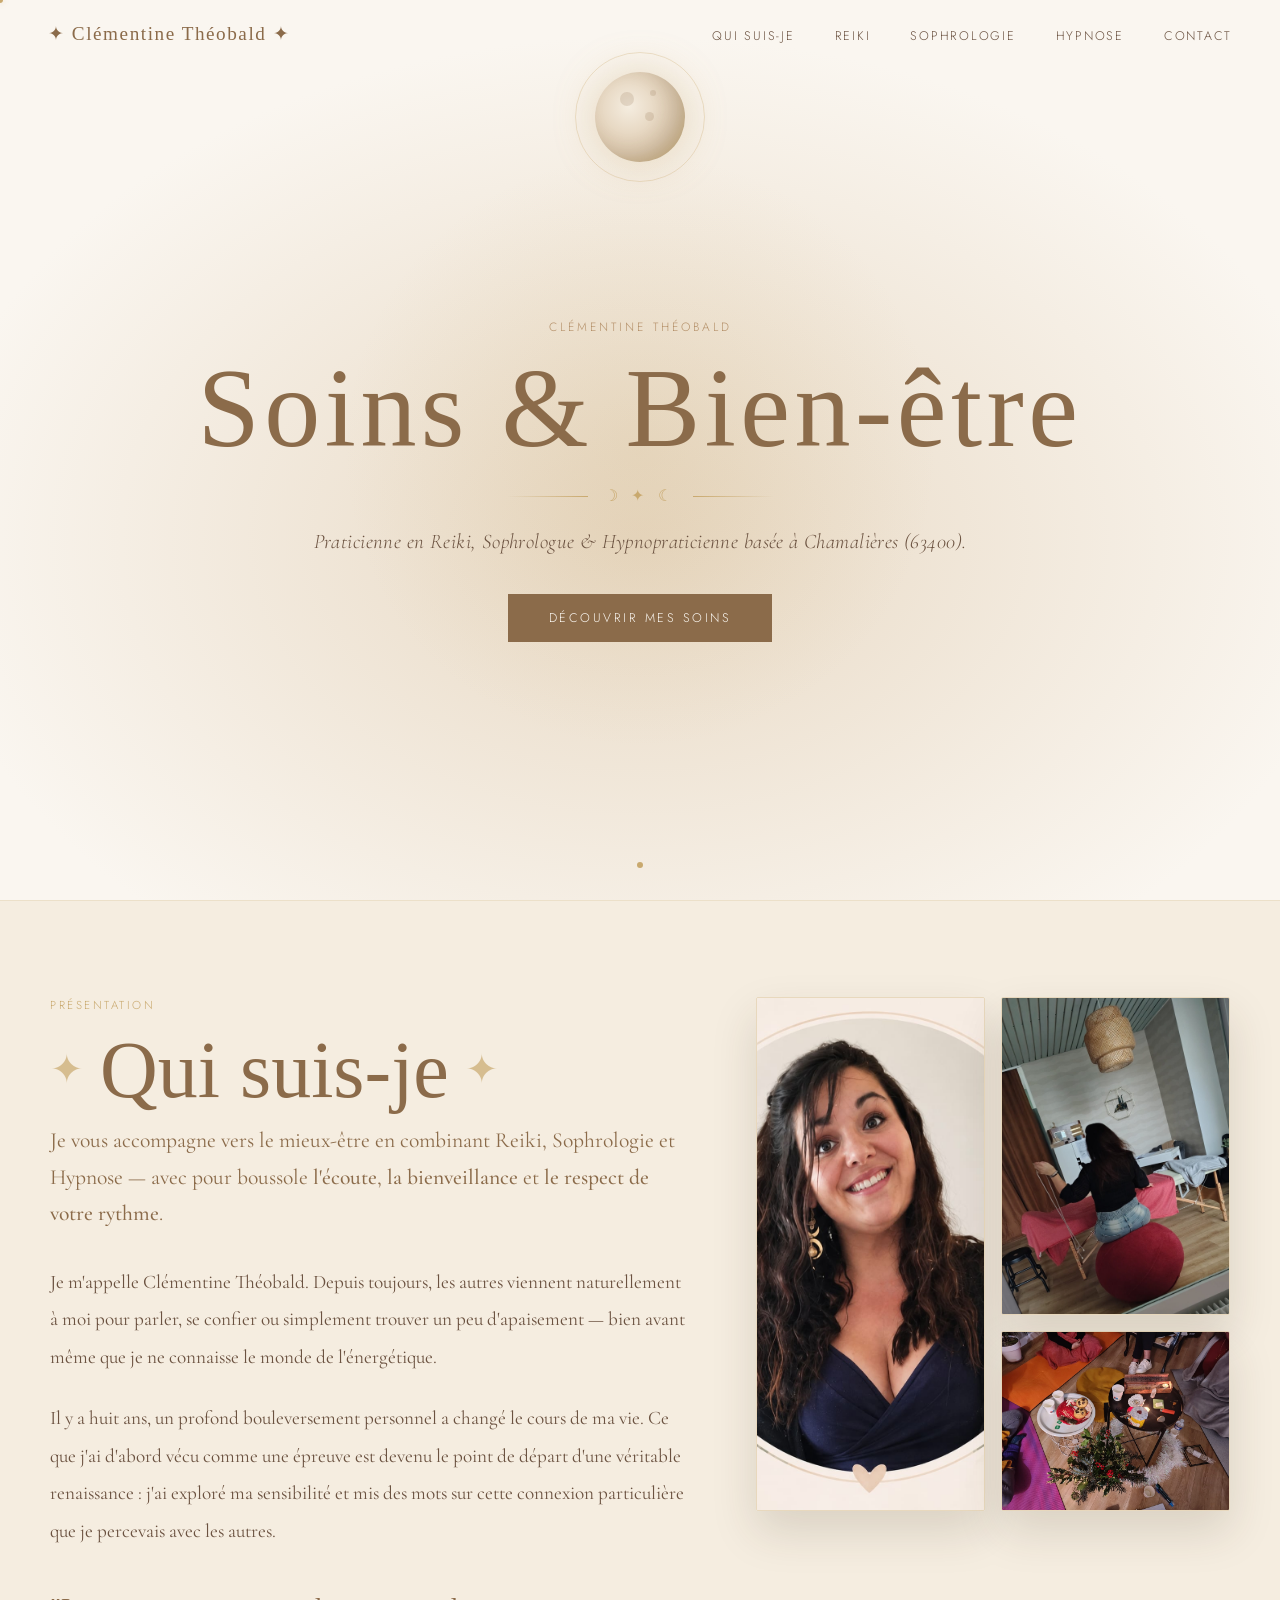
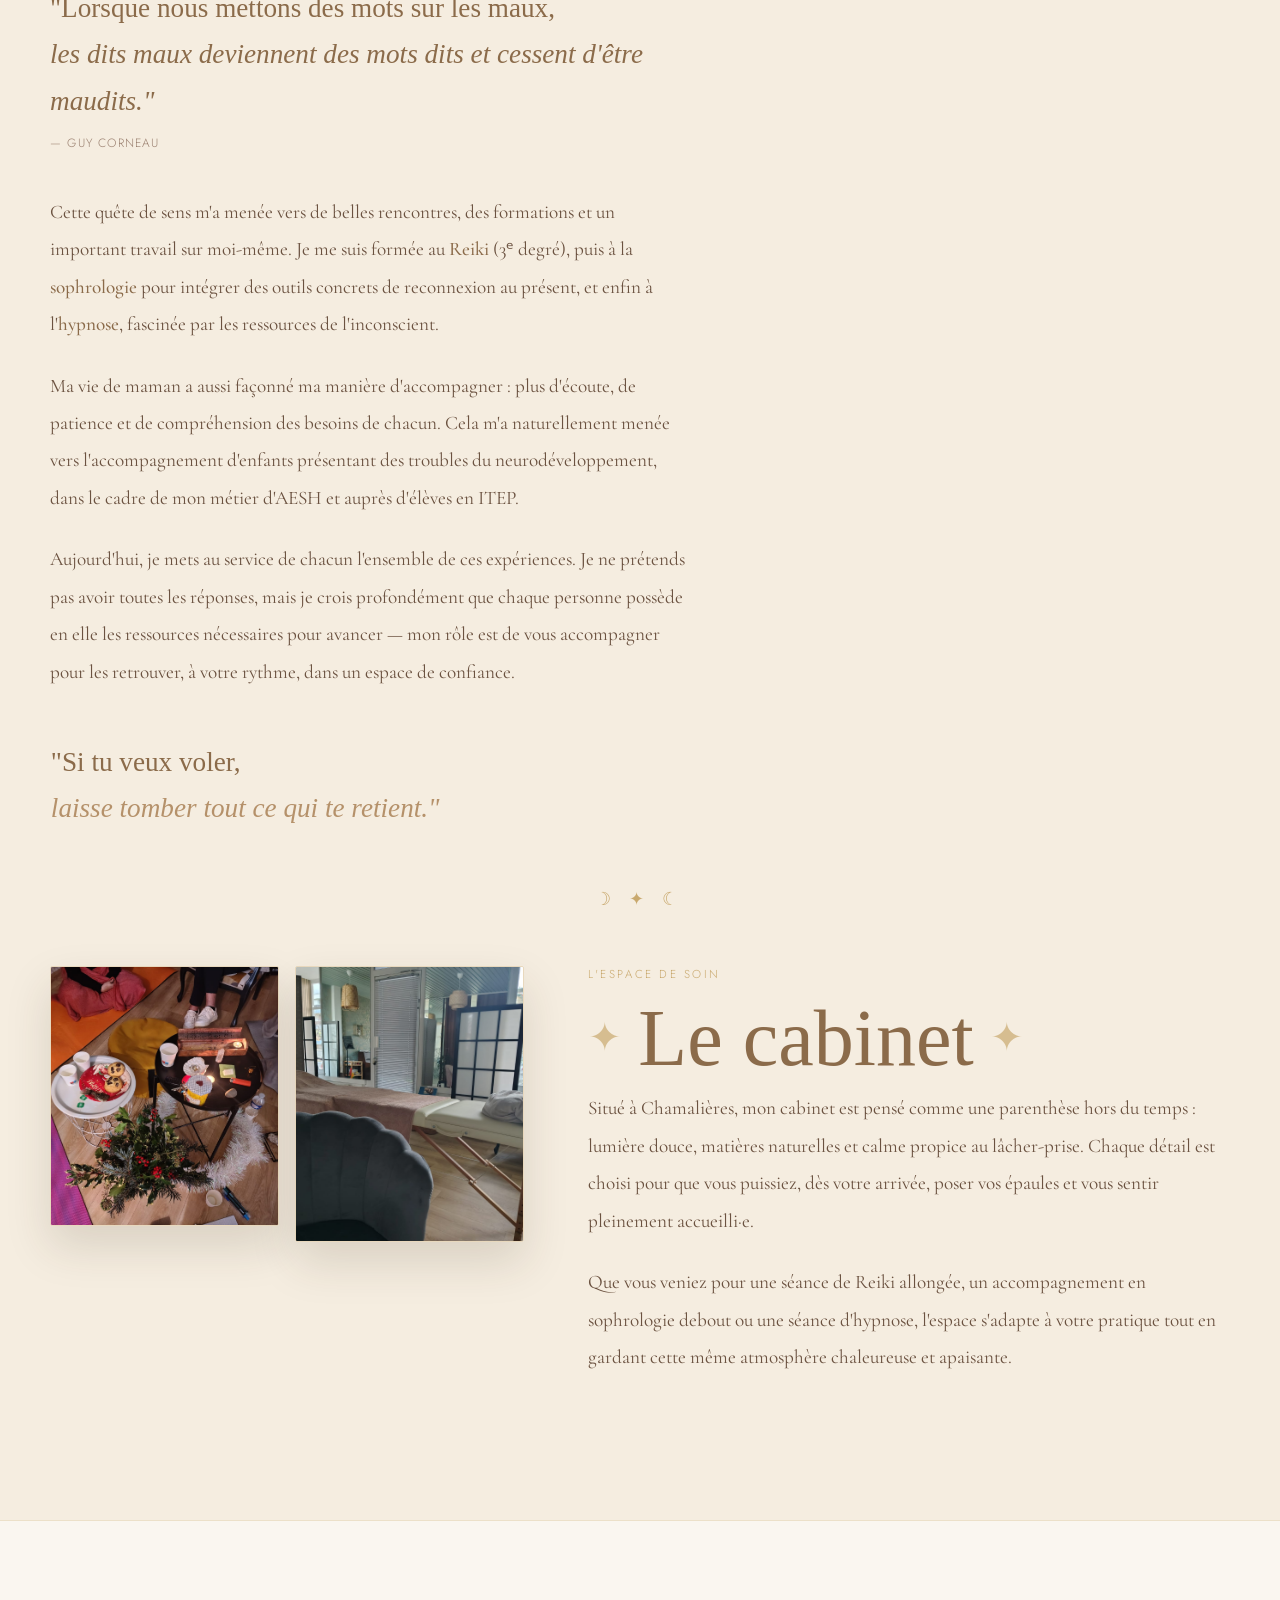
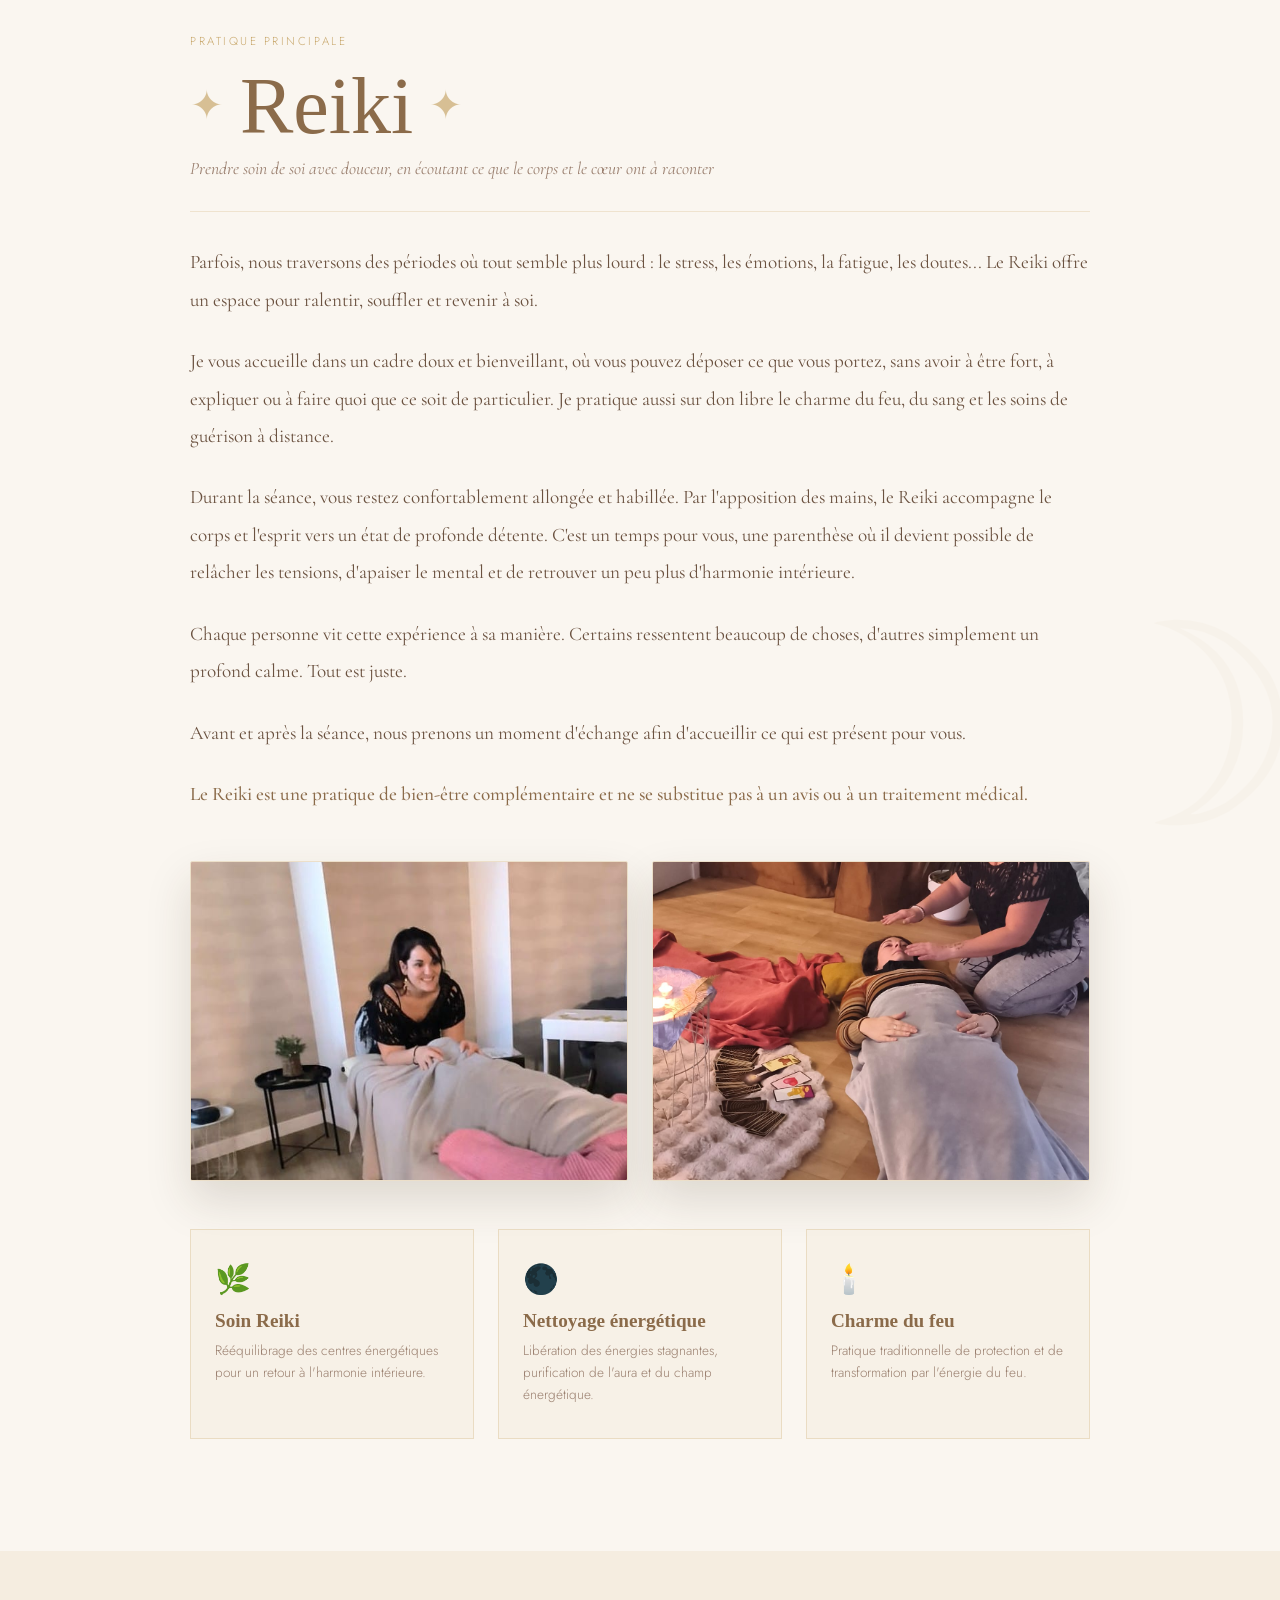
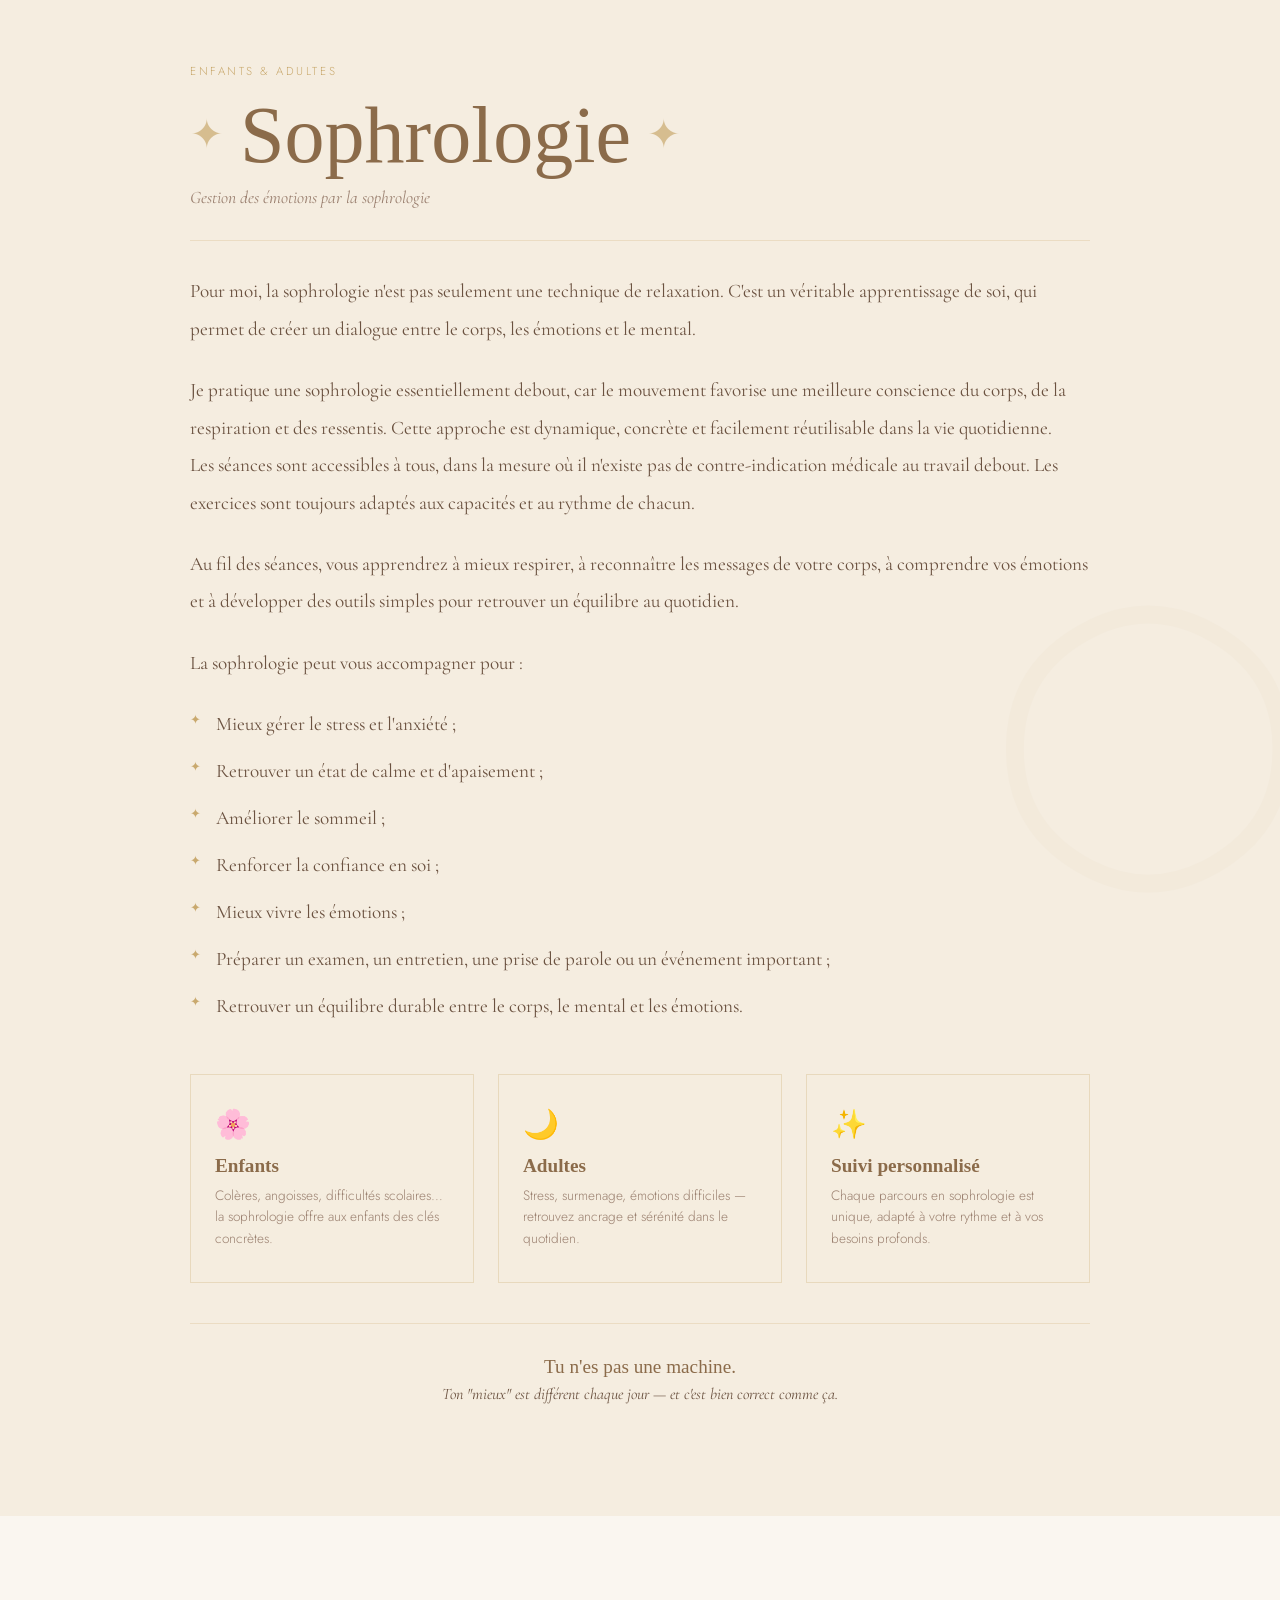
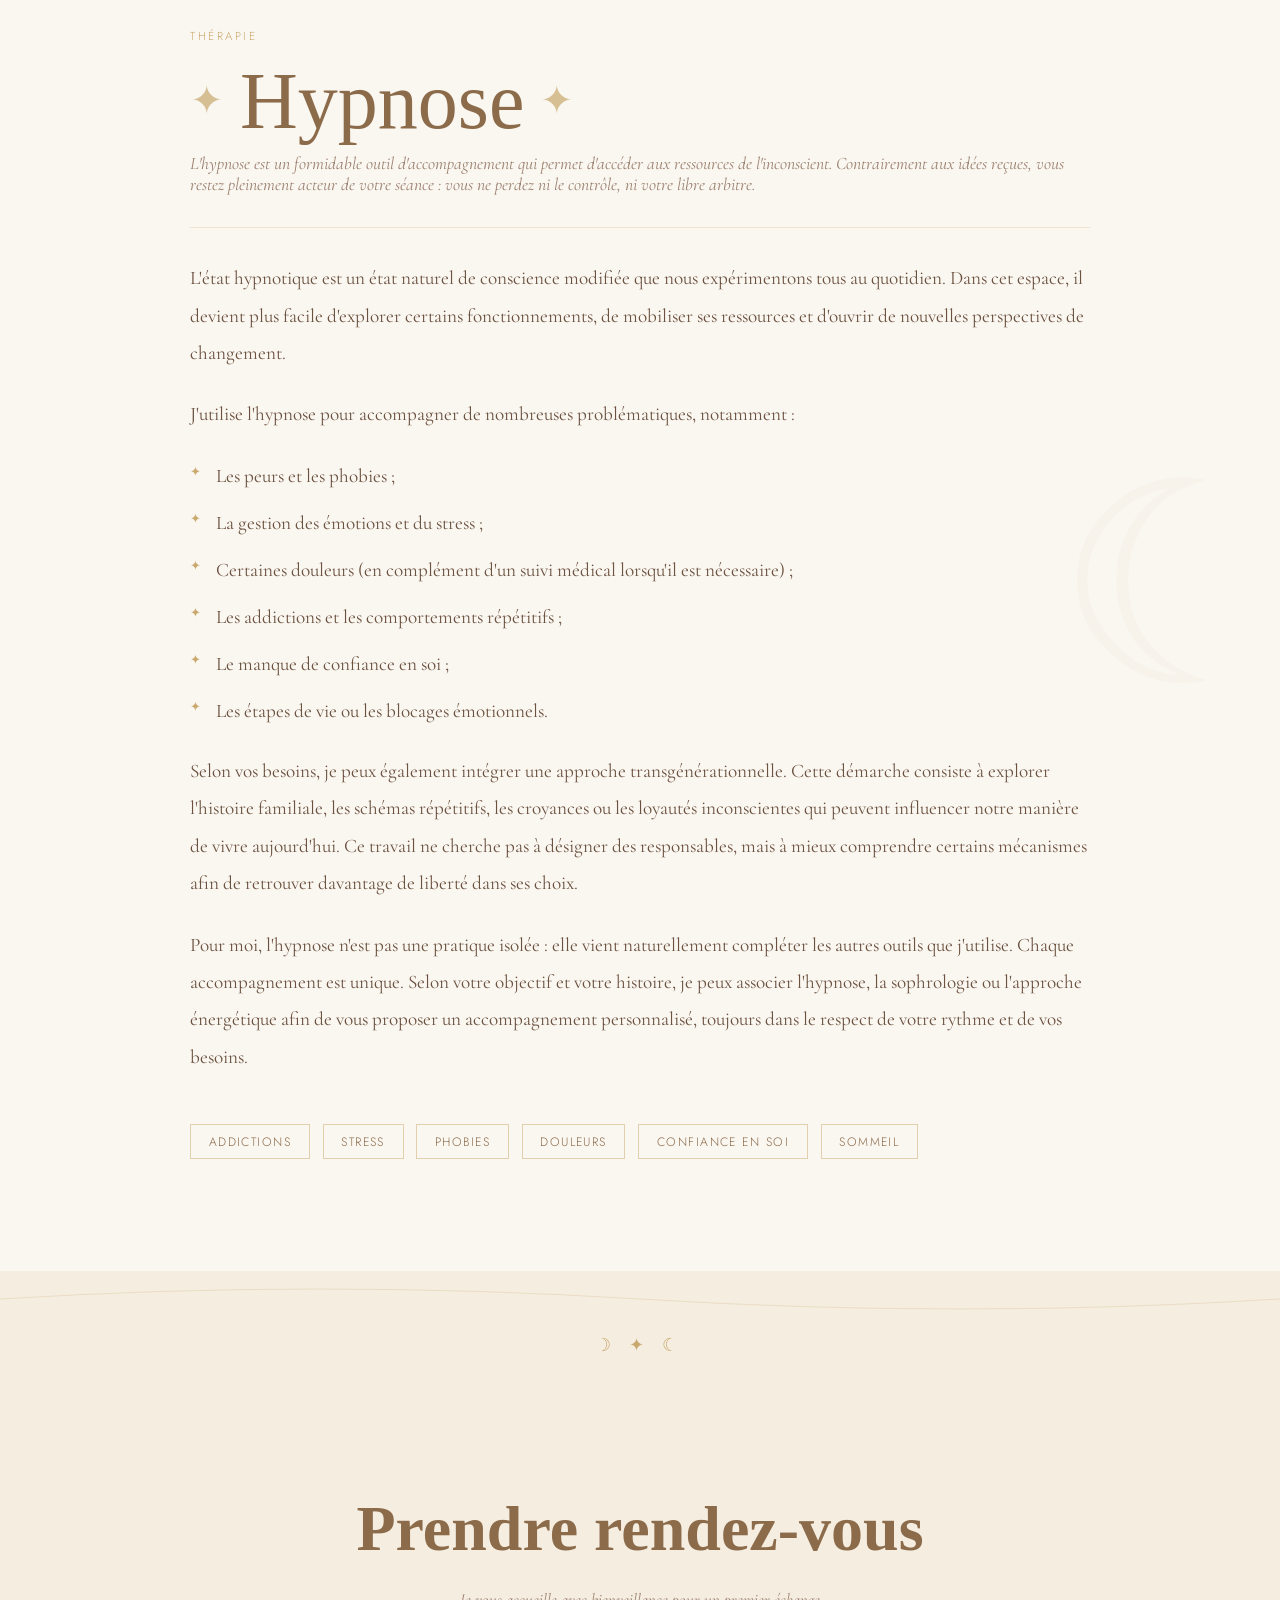
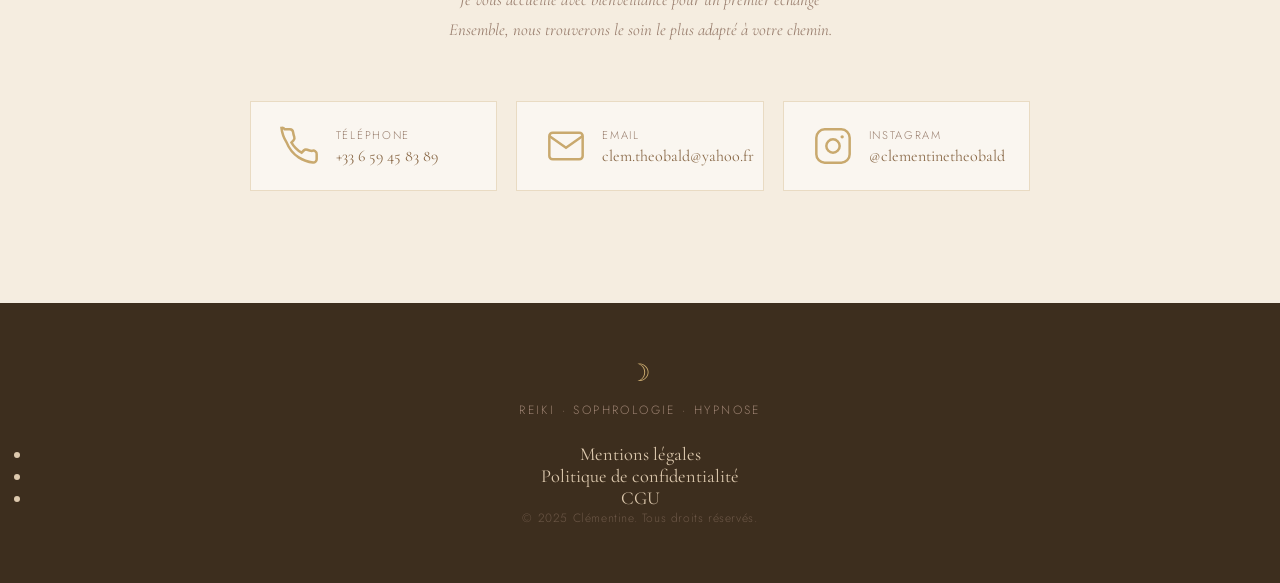
<file: index.html>
<!doctype html>
<html lang="fr">
  <head>
    <meta charset="UTF-8" />
    <meta name="viewport" content="width=device-width, initial-scale=1.0" />
    <title>Clémentine — Soins & Bien-être</title>
    <link rel="stylesheet" href="style.css" />
    <link rel="preconnect" href="https://fonts.googleapis.com" />
    <link
      href="https://fonts.googleapis.com/css2?family=Cormorant+Garamond:ital,wght@0,300;0,400;0,500;1,300;1,400&family=IM+Fell+English:ital@0;1&family=Jost:wght@300;400&display=swap"
      rel="stylesheet" />
  </head>

  <body>
    <!-- CURSEUR PERSONNALISÉ -->
    <div class="cursor" id="cursor"></div>
    <div class="cursor-dot" id="cursorDot"></div>

    <!-- PARTICULES -->
    <canvas id="starsCanvas"></canvas>

    <!-- NAVIGATION -->
    <nav id="navbar">
      <div class="nav-logo">✦ Clémentine Théobald ✦</div>
      <ul class="nav-links">
        <li><a href="#presentation">Qui suis-je</a></li>
        <li><a href="#reiki">Reiki</a></li>
        <li><a href="#sophrologie">Sophrologie</a></li>
        <li><a href="#hypnose">Hypnose</a></li>
        <li><a href="#contact">Contact</a></li>
      </ul>
      <button class="nav-toggle" id="navToggle" aria-label="Menu">
        <span></span><span></span><span></span>
      </button>
    </nav>

    <div class="mobile-menu" id="mobileMenu">
      <ul>
        <li><a href="#presentation" class="mobile-link">Qui suis-je</a></li>
        <li><a href="#reiki" class="mobile-link">Reiki</a></li>
        <li><a href="#sophrologie" class="mobile-link">Sophrologie</a></li>
        <li><a href="#hypnose" class="mobile-link">Hypnose</a></li>
        <li><a href="#contact" class="mobile-link">Contact</a></li>
      </ul>
    </div>

    <!--HERO-->
    <header class="hero" id="hero">
      <div class="hero-glow"></div>
      <div class="moon-container">
        <div class="moon">
          <div class="moon-crater c1"></div>
          <div class="moon-crater c2"></div>
          <div class="moon-crater c3"></div>
        </div>
        <div class="moon-halo"></div>
      </div>
      <div class="hero-content">
        <p class="hero-eyebrow fade-up">Clémentine Théobald</p>
        <h1 class="hero-title fade-up">Soins & Bien-être</h1>
        <div class="hero-divider fade-up">
          <span class="divider-line"></span>
          <span class="divider-symbol">☽ ✦ ☾</span>
          <span class="divider-line"></span>
        </div>
        <p class="hero-subtitle fade-up">
          Praticienne en Reiki, Sophrologue &amp; Hypnopraticienne basée à
          Chamalières (63400).
        </p>
        <a href="#reiki" class="hero-cta fade-up">Découvrir mes soins</a>
      </div>
      <div class="scroll-indicator">
        <div class="scroll-dot"></div>
      </div>
    </header>

    <!-- PRÉSENTATION -->
    <section class="presentation-section" id="presentation">
      <!-- QUI SUIS-JE -->
      <div class="pres-block reveal">
        <div class="pres-text">
          <div class="service-label">Présentation</div>
          <h2 class="service-title">
            <span class="service-title-deco">✦</span>
            Qui suis-je
            <span class="service-title-deco">✦</span>
          </h2>
          <div class="service-body">
            <p class="lead-line">
              Je vous accompagne vers le mieux-être en combinant Reiki,
              Sophrologie et Hypnose — avec pour boussole
              <strong>l'écoute</strong>, <strong>la bienveillance</strong> et
              <strong>le respect de votre rythme</strong>.
            </p>
            <p>
              Je m'appelle Clémentine Théobald. Depuis toujours, les autres
              viennent naturellement à moi pour parler, se confier ou simplement
              trouver un peu d'apaisement — bien avant même que je ne connaisse
              le monde de l'énergétique.
            </p>
            <p>
              Il y a huit ans, un profond bouleversement personnel a changé le
              cours de ma vie. Ce que j'ai d'abord vécu comme une épreuve est
              devenu le point de départ d'une véritable renaissance : j'ai
              exploré ma sensibilité et mis des mots sur cette connexion
              particulière que je percevais avec les autres.
            </p>

            <blockquote class="intro-quote intro-quote-mid">
              "Lorsque nous mettons des mots sur les maux,<br />
              <em
                >les dits maux deviennent des mots dits et cessent d'être
                maudits."</em
              >
              <span class="quote-author">— Guy Corneau</span>
            </blockquote>

            <p>
              Cette quête de sens m'a menée vers de belles rencontres, des
              formations et un important travail sur moi-même. Je me suis formée
              au <strong>Reiki</strong> (3ᵉ degré), puis à la
              <strong>sophrologie</strong> pour intégrer des outils concrets de
              reconnexion au présent, et enfin à l'<strong>hypnose</strong>,
              fascinée par les ressources de l'inconscient.
            </p>
            <p>
              Ma vie de maman a aussi façonné ma manière d'accompagner : plus
              d'écoute, de patience et de compréhension des besoins de chacun.
              Cela m'a naturellement menée vers l'accompagnement d'enfants
              présentant des troubles du neurodéveloppement, dans le cadre de
              mon métier d'AESH et auprès d'élèves en ITEP.
            </p>
            <p>
              Aujourd'hui, je mets au service de chacun l'ensemble de ces
              expériences. Je ne prétends pas avoir toutes les réponses, mais je
              crois profondément que chaque personne possède en elle les
              ressources nécessaires pour avancer — mon rôle est de vous
              accompagner pour les retrouver, à votre rythme, dans un espace de
              confiance.
            </p>
          </div>

          <blockquote class="intro-quote">
            "Si tu veux voler,<br />
            <em>laisse tomber tout ce qui te retient."</em>
          </blockquote>
        </div>

        <div class="pres-gallery">
          <img
            src="images/clem_visage.jpeg"
            alt="Portrait de Clémentine Théobald"
            class="pres-img pres-img-tall" />
          <img
            src="images/clem_dos.jpeg"
            alt="Clémentine dans son cabinet"
            class="pres-img" />
          <img
            src="images/table.jpeg"
            alt="Table de soin dans le cabinet"
            class="pres-img" />
        </div>
      </div>

      <!-- SÉPARATEUR INTERNE -->
      <div class="pres-sep">
        <span class="divider-symbol">☽ ✦ ☾</span>
      </div>

      <!-- LE CABINET -->
      <div class="pres-block pres-block-reverse reveal">
        <div class="pres-text">
          <div class="service-label">L'espace de soin</div>
          <h2 class="service-title">
            <span class="service-title-deco">✦</span>
            Le cabinet
            <span class="service-title-deco">✦</span>
          </h2>
          <div class="service-body">
            <p>
              Situé à Chamalières, mon cabinet est pensé comme une parenthèse
              hors du temps : lumière douce, matières naturelles et calme
              propice au lâcher-prise. Chaque détail est choisi pour que vous
              puissiez, dès votre arrivée, poser vos épaules et vous sentir
              pleinement accueilli·e.
            </p>
            <p>
              Que vous veniez pour une séance de Reiki allongée, un
              accompagnement en sophrologie debout ou une séance d'hypnose,
              l'espace s'adapte à votre pratique tout en gardant cette même
              atmosphère chaleureuse et apaisante.
            </p>
          </div>
        </div>

        <div class="pres-gallery">
          <img
            src="images/table.jpeg"
            alt="Le cabinet vu depuis l'entrée"
            class="pres-img" />
          <img
            src="images/table_massage.jpeg"
            alt="Table de massage installée dans le cabinet"
            class="pres-img pres-img-tall" />
        </div>
      </div>
    </section>

    <!-- REIKI -->
    <section class="service-section reiki-section" id="reiki">
      <div class="section-bg-symbol">☽</div>
      <div class="service-inner reveal">
        <div class="service-label">Pratique principale</div>
        <h2 class="service-title">
          <span class="service-title-deco">✦</span>
          Reiki
          <span class="service-title-deco">✦</span>
        </h2>
        <p class="service-subtitle">
          Prendre soin de soi avec douceur, en écoutant ce que le corps et le
          cœur ont à raconter
        </p>
        <div class="service-body">
          <p>
            Parfois, nous traversons des périodes où tout semble plus lourd : le
            stress, les émotions, la fatigue, les doutes... Le Reiki offre un
            espace pour ralentir, souffler et revenir à soi.
          </p>

          <p>
            Je vous accueille dans un cadre doux et bienveillant, où vous pouvez
            déposer ce que vous portez, sans avoir à être fort, à expliquer ou à
            faire quoi que ce soit de particulier. Je pratique aussi sur don
            libre le charme du feu, du sang et les soins de guérison à distance.
          </p>

          <p>
            Durant la séance, vous restez confortablement allongée et habillée.
            Par l'apposition des mains, le Reiki accompagne le corps et l'esprit
            vers un état de profonde détente. C'est un temps pour vous, une
            parenthèse où il devient possible de relâcher les tensions,
            d'apaiser le mental et de retrouver un peu plus d'harmonie
            intérieure.
          </p>

          <p>
            Chaque personne vit cette expérience à sa manière. Certains
            ressentent beaucoup de choses, d'autres simplement un profond calme.
            Tout est juste.
          </p>

          <p>
            Avant et après la séance, nous prenons un moment d'échange afin
            d'accueillir ce qui est présent pour vous.
          </p>

          <p>
            <strong>
              Le Reiki est une pratique de bien-être complémentaire et ne se
              substitue pas à un avis ou à un traitement médical.
            </strong>
          </p>
        </div>

        <div class="reiki-gallery">
          <img
            src="images/clem_allonge.jpeg"
            alt="Séance de Reiki, personne allongée en soin"
            class="reiki-img" />
          <img
            src="images/clem_allonge_mains.jpeg"
            alt="Soin Reiki par apposition des mains"
            class="reiki-img" />
        </div>

        <div class="service-cards">
          <div class="scard">
            <div class="scard-icon">🌿</div>
            <h3>Soin Reiki</h3>
            <p>
              Rééquilibrage des centres énergétiques pour un retour à l'harmonie
              intérieure.
            </p>
          </div>
          <div class="scard">
            <div class="scard-icon">🌑</div>
            <h3>Nettoyage énergétique</h3>
            <p>
              Libération des énergies stagnantes, purification de l'aura et du
              champ énergétique.
            </p>
          </div>
          <div class="scard">
            <div class="scard-icon">🕯️</div>
            <h3>Charme du feu</h3>
            <p>
              Pratique traditionnelle de protection et de transformation par
              l'énergie du feu.
            </p>
          </div>
        </div>
      </div>
    </section>

    <!-- SOPHROLOGIE -->
    <section class="service-section sophro-section" id="sophrologie">
      <div class="section-bg-symbol">◯</div>
      <div class="service-inner reveal">
        <div class="service-label">Enfants &amp; Adultes</div>
        <h2 class="service-title">
          <span class="service-title-deco">✦</span>
          Sophrologie
          <span class="service-title-deco">✦</span>
        </h2>
        <p class="service-subtitle">Gestion des émotions par la sophrologie</p>
        <div class="service-body">
          <p>
            Pour moi, la sophrologie n'est pas seulement une technique de
            relaxation. C'est un véritable apprentissage de soi, qui permet de
            créer un dialogue entre le corps, les émotions et le mental.
          </p>

          <p>
            Je pratique une sophrologie essentiellement debout, car le mouvement
            favorise une meilleure conscience du corps, de la respiration et des
            ressentis. Cette approche est dynamique, concrète et facilement
            réutilisable dans la vie quotidienne. <br />
            Les séances sont accessibles à tous, dans la mesure où il n'existe
            pas de contre-indication médicale au travail debout. Les exercices
            sont toujours adaptés aux capacités et au rythme de chacun.
          </p>

          <p>
            Au fil des séances, vous apprendrez à mieux respirer, à reconnaître
            les messages de votre corps, à comprendre vos émotions et à
            développer des outils simples pour retrouver un équilibre au
            quotidien.
          </p>

          <p>La sophrologie peut vous accompagner pour :</p>
          <ul>
            <li>Mieux gérer le stress et l'anxiété ;</li>
            <li>Retrouver un état de calme et d'apaisement ;</li>
            <li>Améliorer le sommeil ;</li>
            <li>Renforcer la confiance en soi ;</li>
            <li>Mieux vivre les émotions ;</li>
            <li>
              Préparer un examen, un entretien, une prise de parole ou un
              événement important ;
            </li>
            <li>
              Retrouver un équilibre durable entre le corps, le mental et les
              émotions.
            </li>
          </ul>
        </div>

        <div class="service-cards">
          <div class="scard">
            <div class="scard-icon">🌸</div>
            <h3>Enfants</h3>
            <p>
              Colères, angoisses, difficultés scolaires… la sophrologie offre
              aux enfants des clés concrètes.
            </p>
          </div>
          <div class="scard">
            <div class="scard-icon">🌙</div>
            <h3>Adultes</h3>
            <p>
              Stress, surmenage, émotions difficiles — retrouvez ancrage et
              sérénité dans le quotidien.
            </p>
          </div>
          <div class="scard">
            <div class="scard-icon">✨</div>
            <h3>Suivi personnalisé</h3>
            <p>
              Chaque parcours en sophrologie est unique, adapté à votre rythme
              et à vos besoins profonds.
            </p>
          </div>
        </div>

        <p class="gentle-note">
          Tu n'es pas une machine.
          <em
            >Ton "mieux" est différent chaque jour — et c'est bien correct comme
            ça.</em
          >
        </p>
      </div>
    </section>

    <!-- HYPNOSE -->
    <section class="service-section hypnose-section" id="hypnose">
      <div class="section-bg-symbol">☾</div>
      <div class="service-inner reveal">
        <div class="service-label">Thérapie</div>
        <h2 class="service-title">
          <span class="service-title-deco">✦</span>
          Hypnose
          <span class="service-title-deco">✦</span>
        </h2>
        <p class="service-subtitle">
          L'hypnose est un formidable outil d'accompagnement qui permet
          d'accéder aux ressources de l'inconscient. Contrairement aux idées
          reçues, vous restez pleinement acteur de votre séance : vous ne perdez
          ni le contrôle, ni votre libre arbitre.
        </p>
        <div class="service-body">
          <p>
            L'état hypnotique est un état naturel de conscience modifiée que
            nous expérimentons tous au quotidien. Dans cet espace, il devient
            plus facile d'explorer certains fonctionnements, de mobiliser ses
            ressources et d'ouvrir de nouvelles perspectives de changement.
          </p>
          <p>
            J'utilise l'hypnose pour accompagner de nombreuses problématiques,
            notamment :
          </p>
          <ul>
            <li>Les peurs et les phobies ;</li>
            <li>La gestion des émotions et du stress ;</li>
            <li>
              Certaines douleurs (en complément d'un suivi médical lorsqu'il est
              nécessaire) ;
            </li>
            <li>Les addictions et les comportements répétitifs ;</li>
            <li>Le manque de confiance en soi ;</li>
            <li>Les étapes de vie ou les blocages émotionnels.</li>
          </ul>

          <p>
            Selon vos besoins, je peux également intégrer une approche
            transgénérationnelle. Cette démarche consiste à explorer l'histoire
            familiale, les schémas répétitifs, les croyances ou les loyautés
            inconscientes qui peuvent influencer notre manière de vivre
            aujourd'hui. Ce travail ne cherche pas à désigner des responsables,
            mais à mieux comprendre certains mécanismes afin de retrouver
            davantage de liberté dans ses choix.
          </p>
          <p>
            Pour moi, l'hypnose n'est pas une pratique isolée : elle vient
            naturellement compléter les autres outils que j'utilise. Chaque
            accompagnement est unique. Selon votre objectif et votre histoire,
            je peux associer l'hypnose, la sophrologie ou l'approche énergétique
            afin de vous proposer un accompagnement personnalisé, toujours dans
            le respect de votre rythme et de vos besoins.
          </p>
        </div>

        <div class="service-tags">
          <span class="tag">Addictions</span>
          <span class="tag">Stress</span>
          <span class="tag">Phobies</span>
          <span class="tag">Douleurs</span>
          <span class="tag">Confiance en soi</span>
          <span class="tag">Sommeil</span>
        </div>
      </div>
    </section>

    <!-- SÉPARATEUR -->
    <div class="section-divider">
      <svg
        viewBox="0 0 1440 60"
        xmlns="http://www.w3.org/2000/svg"
        preserveAspectRatio="none">
        <path
          d="M0 30 Q360 0 720 30 Q1080 60 1440 30"
          fill="none"
          stroke="var(--gold)"
          stroke-width="0.8"
          opacity="0.4" />
      </svg>
      <div class="divider-ornament">☽ ✦ ☾</div>
    </div>

    <!--CONTACT-->
    <section class="contact-section" id="contact">
      <div class="contact-inner reveal">
        <h2 class="contact-title">Prendre rendez-vous</h2>
        <p class="contact-subtitle">
          Je vous accueille avec bienveillance pour un premier échange<br />
          Ensemble, nous trouverons le soin le plus adapté à votre chemin.
        </p>
        <div class="contact-cards">
          <a href="tel:+33659458389" class="contact-card" id="tel-link">
            <div class="contact-card-icon">
              <svg
                viewBox="0 0 24 24"
                fill="none"
                stroke="currentColor"
                stroke-width="1.5">
                <path
                  d="M22 16.92v3a2 2 0 01-2.18 2 19.79 19.79 0 01-8.63-3.07A19.5 19.5 0 013.95 9.8a19.79 19.79 0 01-3.07-8.68A2 2 0 012.85 2h3a2 2 0 012 1.72c.127.96.361 1.903.7 2.81a2 2 0 01-.45 2.11L6.91 9.91a16 16 0 006.06 6.06l1.27-1.27a2 2 0 012.11-.45c.907.339 1.85.573 2.81.7A2 2 0 0122 16.92z" />
              </svg>
            </div>
            <div class="contact-card-info">
              <span class="contact-card-label">Téléphone</span>
              <span class="contact-card-value" id="phone-display"
                >+33 6 59 45 83 89</span
              >
            </div>
          </a>
          <a
            href="mailto:clem.theobald@yahoo.fr"
            target="_blank"
            class="contact-card"
            id="mail-link">
            <div class="contact-card-icon">
              <svg
                viewBox="0 0 24 24"
                fill="none"
                stroke="currentColor"
                stroke-width="1.5">
                <path
                  d="M4 4h16c1.1 0 2 .9 2 2v12c0 1.1-.9 2-2 2H4c-1.1 0-2-.9-2-2V6c0-1.1.9-2 2-2z" />
                <polyline points="22,6 12,13 2,6" />
              </svg>
            </div>
            <div class="contact-card-info">
              <span class="contact-card-label">Email</span>
              <span class="contact-card-value" id="email-display"
                >clem.theobald@yahoo.fr</span
              >
            </div>
          </a>
          <a
            href="https://instagram.com/clementinetheobald?igsh=eWhpNjJodnd6OBp"
            target="_blank"
            class="contact-card"
            id="insta-link">
            <div class="contact-card-icon">
              <svg
                viewBox="0 0 24 24"
                fill="none"
                stroke="currentColor"
                stroke-width="1.5">
                <rect x="2" y="2" width="20" height="20" rx="5" ry="5" />
                <circle cx="12" cy="12" r="4" />
                <circle
                  cx="17.5"
                  cy="6.5"
                  r="1"
                  fill="currentColor"
                  stroke="none" />
              </svg>
            </div>
            <div class="contact-card-info">
              <span class="contact-card-label">Instagram</span>
              <span class="contact-card-value" id="insta-display"
                >@clementinetheobald</span
              >
            </div>
          </a>
        </div>
      </div>
    </section>

    <!-- FOOTER -->
    <footer class="footer">
      <div class="footer-moon">☽</div>
      <p class="footer-tagline">Reiki · Sophrologie · Hypnose</p>
      <ul class="footer-legal">
        <li>
          <a href="mentions_legales.html" target="_blank">Mentions légales</a>
        </li>
        <li>
          <a href="politique_conf.html" target="_blank"
            >Politique de confidentialité</a
          >
        </li>
        <li><a href="CGU.html" target="_blank">CGU</a></li>
      </ul>
      <p class="footer-copy">© 2025 Clémentine. Tous droits réservés.</p>
    </footer>

    <script src="script.js"></script>
  </body>
</html>
</file>
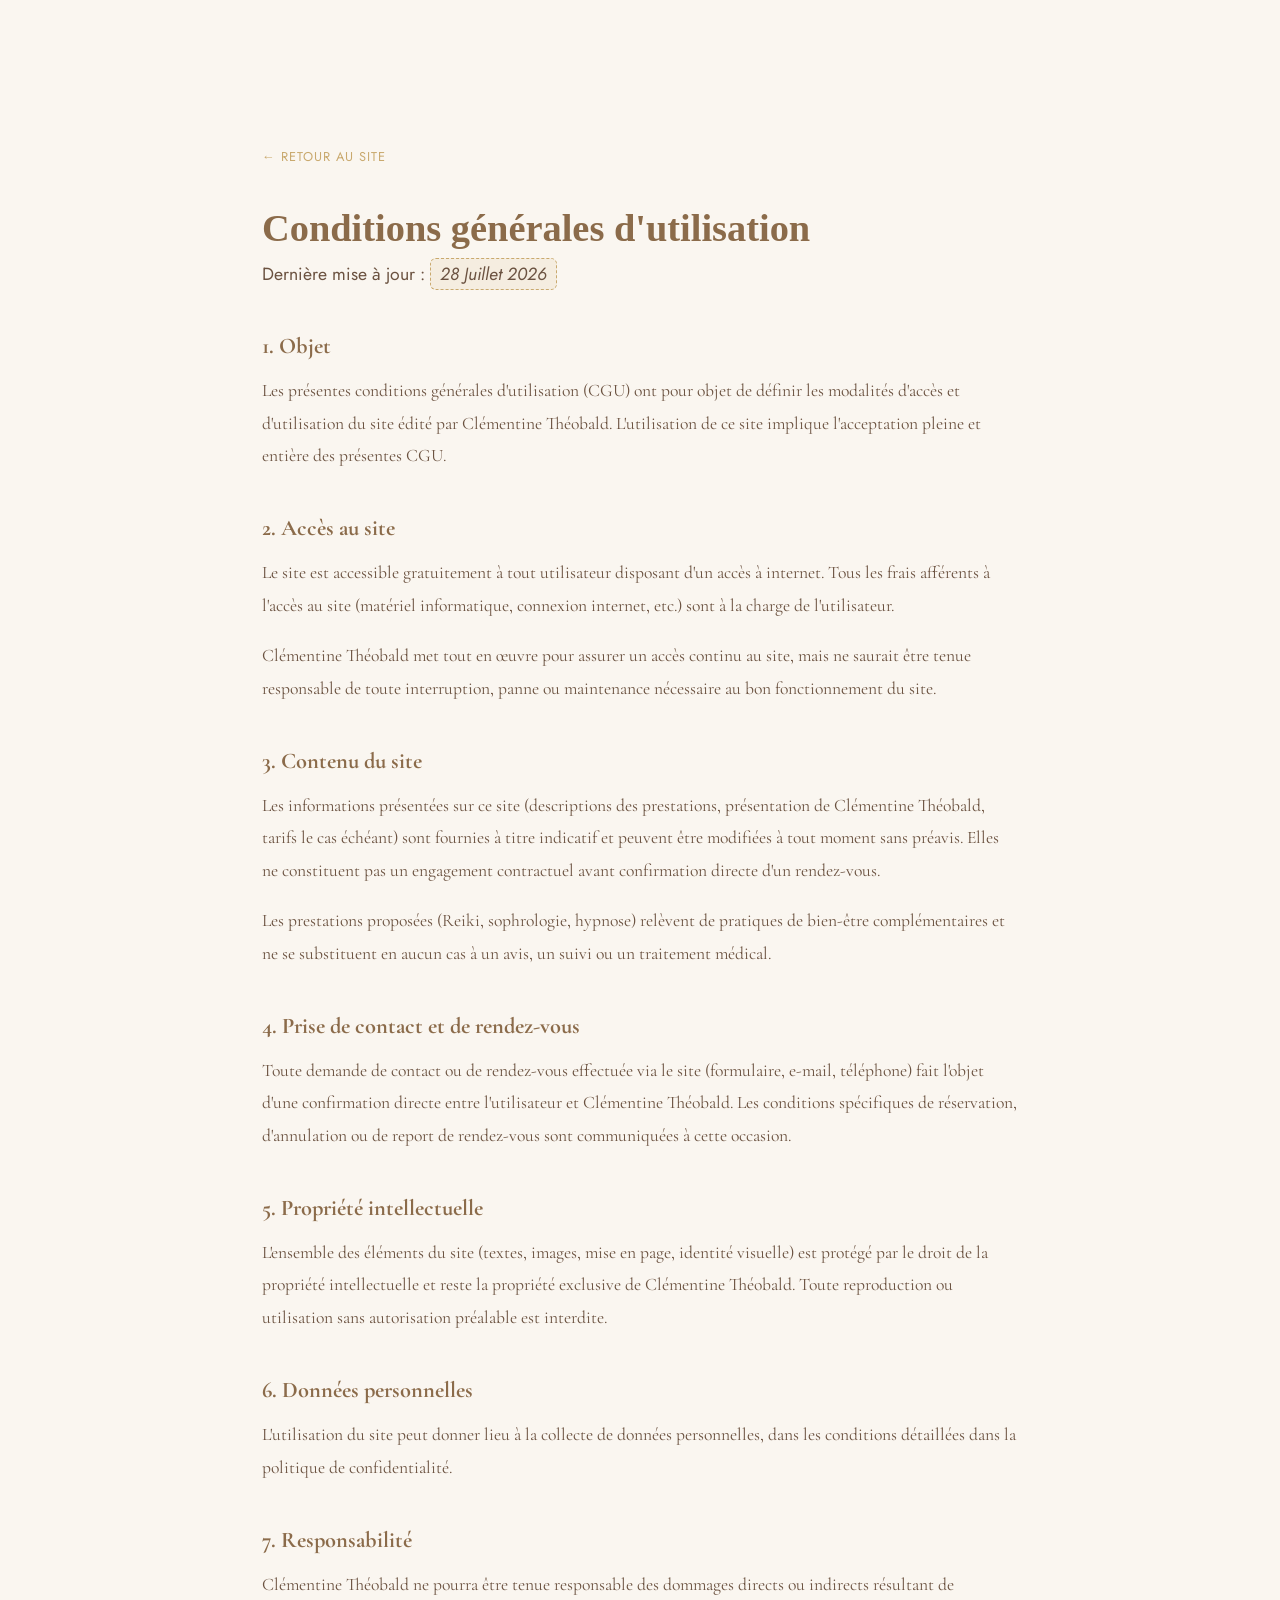
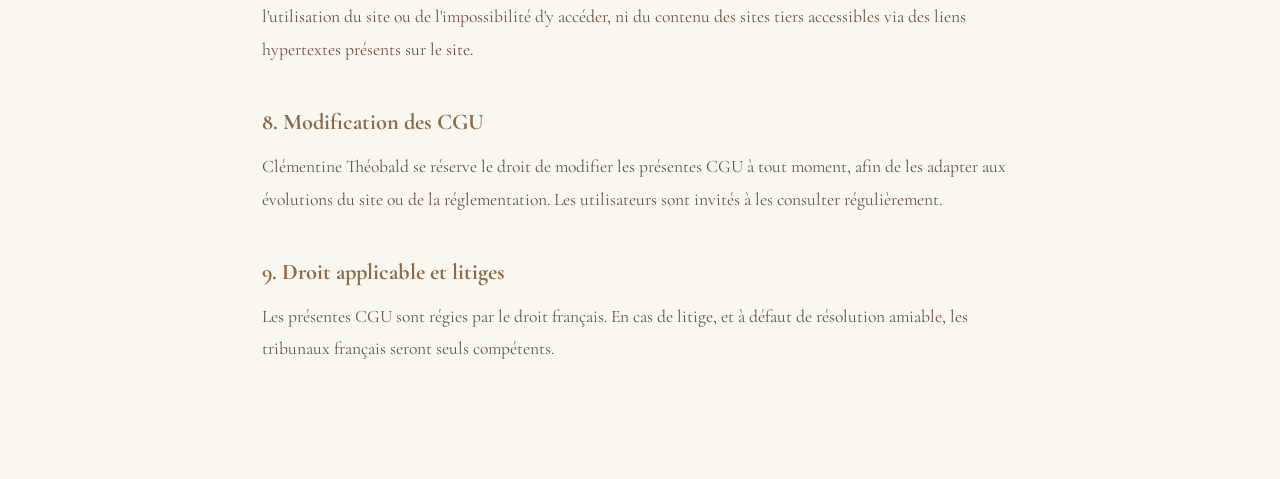
<file: CGU.html>
<!doctype html>
<html lang="fr">
  <head>
    <meta charset="UTF-8" />
    <meta name="viewport" content="width=device-width, initial-scale=1.0" />
    <title>Conditions générales d'utilisation — Clémentine Théobald</title>
    <link rel="stylesheet" href="style.css" />
    <link rel="preconnect" href="https://fonts.googleapis.com" />
    <link
      href="https://fonts.googleapis.com/css2?family=Cormorant+Garamond:ital,wght@0,300;0,400;0,500;1,300;1,400&family=IM+Fell+English:ital@0;1&family=Jost:wght@300;400&display=swap"
      rel="stylesheet" />
  </head>

  <body>
    <div class="legal-page">
      <a href="index.html" class="legal-back">← Retour au site</a>

      <h1>Conditions générales d'utilisation</h1>
      <p class="legal-updated">
        Dernière mise à jour :
        <span class="legal-placeholder">28 Juillet 2026 </span>
      </p>

      <h2>1. Objet</h2>
      <p>
        Les présentes conditions générales d'utilisation (CGU) ont pour objet de
        définir les modalités d'accès et d'utilisation du site édité par
        Clémentine Théobald. L'utilisation de ce site implique l'acceptation
        pleine et entière des présentes CGU.
      </p>

      <h2>2. Accès au site</h2>
      <p>
        Le site est accessible gratuitement à tout utilisateur disposant d'un
        accès à internet. Tous les frais afférents à l'accès au site (matériel
        informatique, connexion internet, etc.) sont à la charge de
        l'utilisateur.
      </p>
      <p>
        Clémentine Théobald met tout en œuvre pour assurer un accès continu au
        site, mais ne saurait être tenue responsable de toute interruption,
        panne ou maintenance nécessaire au bon fonctionnement du site.
      </p>

      <h2>3. Contenu du site</h2>
      <p>
        Les informations présentées sur ce site (descriptions des prestations,
        présentation de Clémentine Théobald, tarifs le cas échéant) sont
        fournies à titre indicatif et peuvent être modifiées à tout moment sans
        préavis. Elles ne constituent pas un engagement contractuel avant
        confirmation directe d'un rendez-vous.
      </p>
      <p>
        Les prestations proposées (Reiki, sophrologie, hypnose) relèvent de
        pratiques de bien-être complémentaires et ne se substituent en aucun cas
        à un avis, un suivi ou un traitement médical.
      </p>

      <h2>4. Prise de contact et de rendez-vous</h2>
      <p>
        Toute demande de contact ou de rendez-vous effectuée via le site
        (formulaire, e-mail, téléphone) fait l'objet d'une confirmation directe
        entre l'utilisateur et Clémentine Théobald. Les conditions spécifiques
        de réservation, d'annulation ou de report de rendez-vous sont
        communiquées à cette occasion.
      </p>

      <h2>5. Propriété intellectuelle</h2>
      <p>
        L'ensemble des éléments du site (textes, images, mise en page, identité
        visuelle) est protégé par le droit de la propriété intellectuelle et
        reste la propriété exclusive de Clémentine Théobald. Toute reproduction
        ou utilisation sans autorisation préalable est interdite.
      </p>

      <h2>6. Données personnelles</h2>
      <p>
        L'utilisation du site peut donner lieu à la collecte de données
        personnelles, dans les conditions détaillées dans la
        <a href="politique-confidentialite.html">politique de confidentialité</a
        >.
      </p>

      <h2>7. Responsabilité</h2>
      <p>
        Clémentine Théobald ne pourra être tenue responsable des dommages
        directs ou indirects résultant de l'utilisation du site ou de
        l'impossibilité d'y accéder, ni du contenu des sites tiers accessibles
        via des liens hypertextes présents sur le site.
      </p>

      <h2>8. Modification des CGU</h2>
      <p>
        Clémentine Théobald se réserve le droit de modifier les présentes CGU à
        tout moment, afin de les adapter aux évolutions du site ou de la
        réglementation. Les utilisateurs sont invités à les consulter
        régulièrement.
      </p>

      <h2>9. Droit applicable et litiges</h2>
      <p>
        Les présentes CGU sont régies par le droit français. En cas de litige,
        et à défaut de résolution amiable, les tribunaux français seront seuls
        compétents.
      </p>
    </div>
  </body>
</html>
</file>
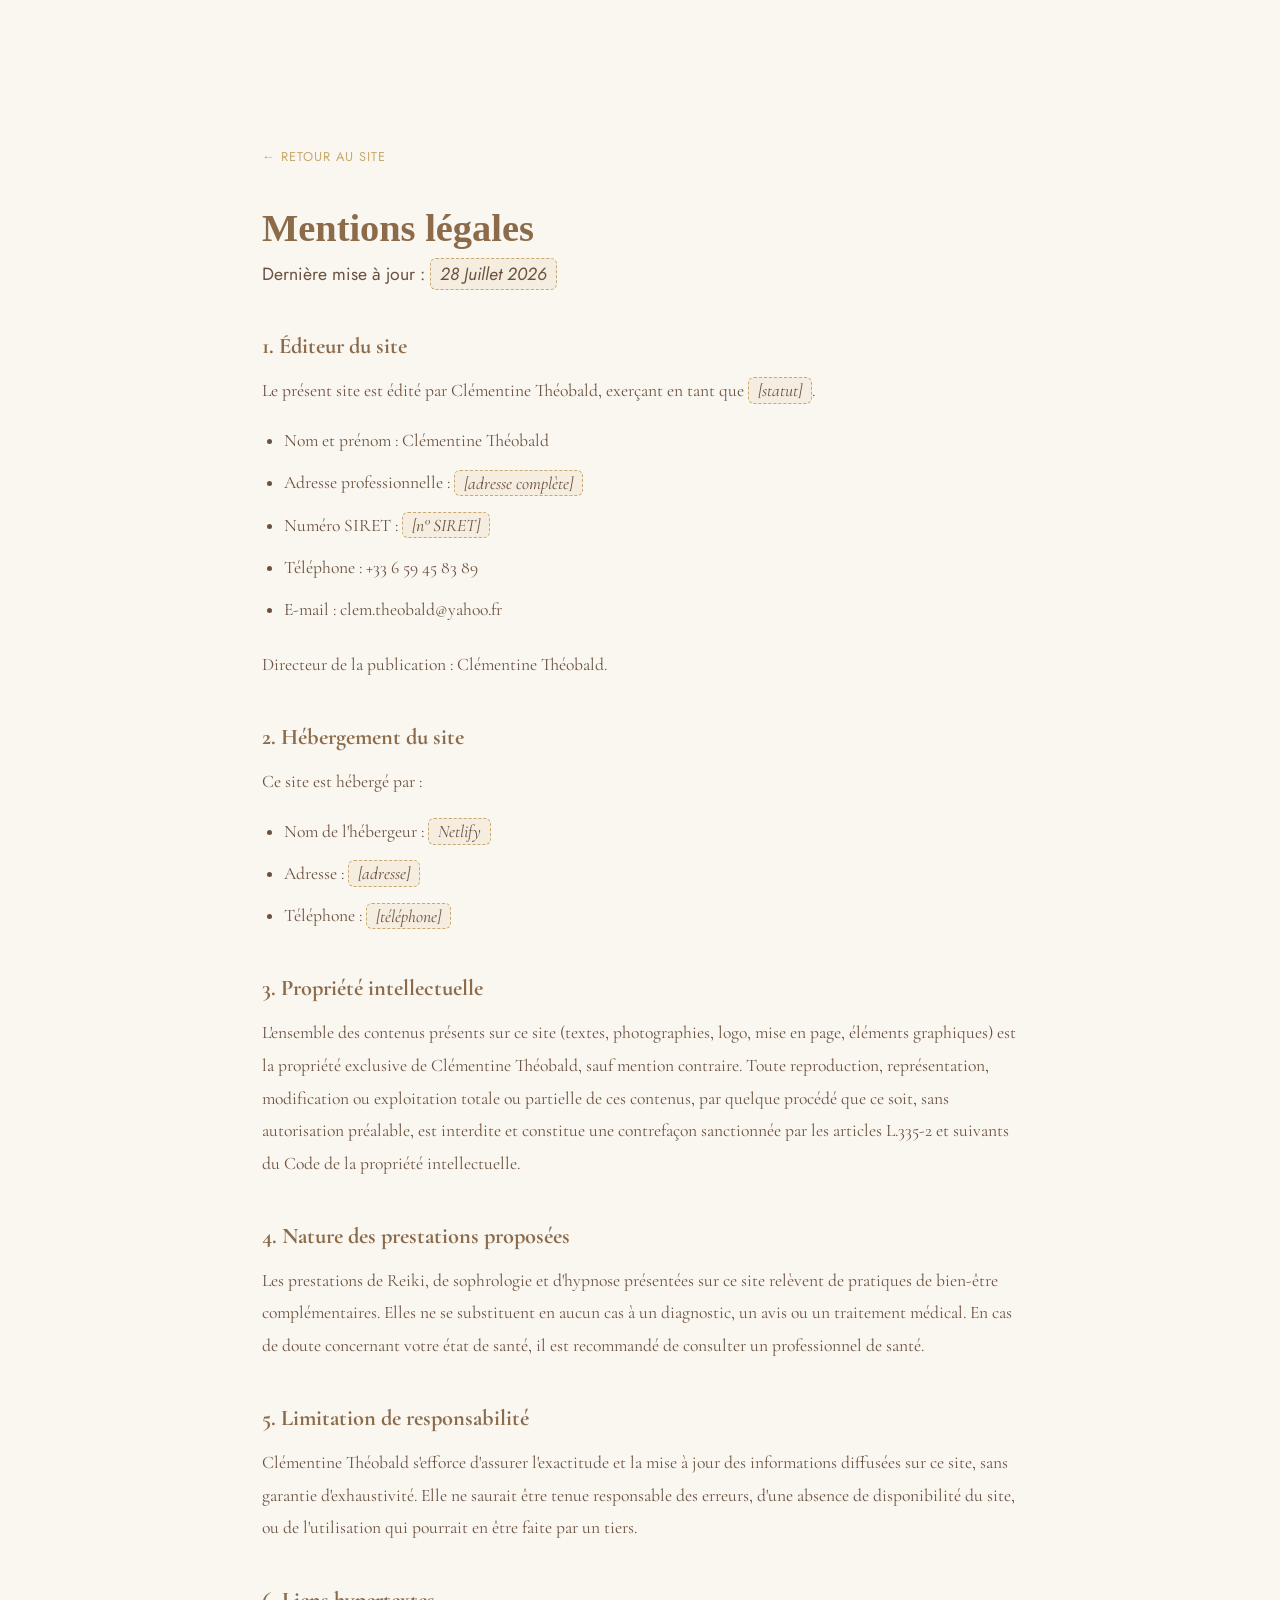
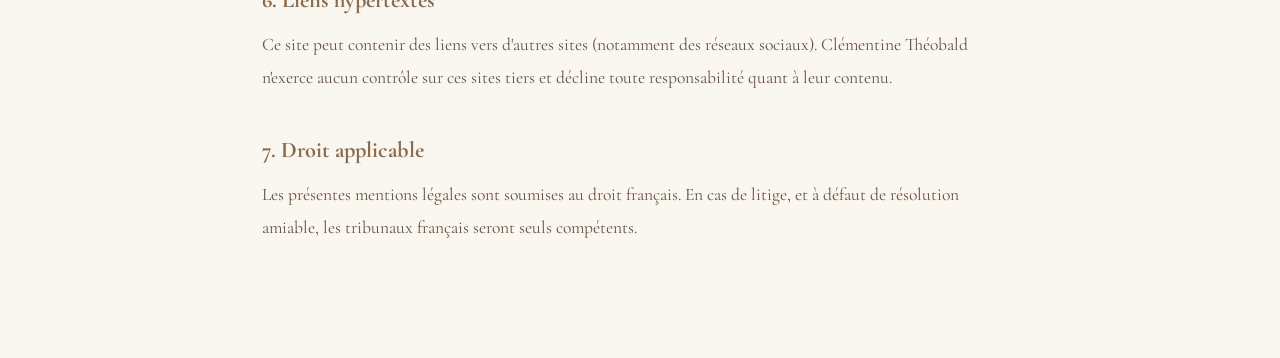
<file: mentions_legales.html>
<!doctype html>
<html lang="fr">
  <head>
    <meta charset="UTF-8" />
    <meta name="viewport" content="width=device-width, initial-scale=1.0" />
    <title>Mentions légales — Clémentine Théobald</title>
    <link rel="stylesheet" href="style.css" />
    <link rel="preconnect" href="https://fonts.googleapis.com" />
    <link
      href="https://fonts.googleapis.com/css2?family=Cormorant+Garamond:ital,wght@0,300;0,400;0,500;1,300;1,400&family=IM+Fell+English:ital@0;1&family=Jost:wght@300;400&display=swap"
      rel="stylesheet" />
  </head>

  <body>
    <div class="legal-page">
      <a href="index.html" class="legal-back">← Retour au site</a>

      <h1>Mentions légales</h1>
      <p class="legal-updated">
        Dernière mise à jour :
        <span class="legal-placeholder">28 Juillet 2026 </span>
      </p>

      <h2>1. Éditeur du site</h2>
      <p>
        Le présent site est édité par Clémentine Théobald, exerçant en tant que
        <span class="legal-placeholder">[statut]</span>.
      </p>
      <ul>
        <li>Nom et prénom : Clémentine Théobald</li>
        <li>
          Adresse professionnelle :
          <span class="legal-placeholder">[adresse complète]</span>
        </li>
        <li>
          Numéro SIRET : <span class="legal-placeholder">[n° SIRET]</span>
        </li>
        <li>Téléphone : +33 6 59 45 83 89</li>
        <li>E-mail : clem.theobald@yahoo.fr</li>
      </ul>
      <p>Directeur de la publication : Clémentine Théobald.</p>

      <h2>2. Hébergement du site</h2>
      <p>Ce site est hébergé par :</p>
      <ul>
        <li>
          Nom de l'hébergeur : <span class="legal-placeholder">Netlify</span>
        </li>
        <li>Adresse : <span class="legal-placeholder">[adresse]</span></li>
        <li>Téléphone : <span class="legal-placeholder">[téléphone]</span></li>
      </ul>

      <h2>3. Propriété intellectuelle</h2>
      <p>
        L'ensemble des contenus présents sur ce site (textes, photographies,
        logo, mise en page, éléments graphiques) est la propriété exclusive de
        Clémentine Théobald, sauf mention contraire. Toute reproduction,
        représentation, modification ou exploitation totale ou partielle de ces
        contenus, par quelque procédé que ce soit, sans autorisation préalable,
        est interdite et constitue une contrefaçon sanctionnée par les articles
        L.335-2 et suivants du Code de la propriété intellectuelle.
      </p>

      <h2>4. Nature des prestations proposées</h2>
      <p>
        Les prestations de Reiki, de sophrologie et d'hypnose présentées sur ce
        site relèvent de pratiques de bien-être complémentaires. Elles ne se
        substituent en aucun cas à un diagnostic, un avis ou un traitement
        médical. En cas de doute concernant votre état de santé, il est
        recommandé de consulter un professionnel de santé.
      </p>

      <h2>5. Limitation de responsabilité</h2>
      <p>
        Clémentine Théobald s'efforce d'assurer l'exactitude et la mise à jour
        des informations diffusées sur ce site, sans garantie d'exhaustivité.
        Elle ne saurait être tenue responsable des erreurs, d'une absence de
        disponibilité du site, ou de l'utilisation qui pourrait en être faite
        par un tiers.
      </p>

      <h2>6. Liens hypertextes</h2>
      <p>
        Ce site peut contenir des liens vers d'autres sites (notamment des
        réseaux sociaux). Clémentine Théobald n'exerce aucun contrôle sur ces
        sites tiers et décline toute responsabilité quant à leur contenu.
      </p>

      <h2>7. Droit applicable</h2>
      <p>
        Les présentes mentions légales sont soumises au droit français. En cas
        de litige, et à défaut de résolution amiable, les tribunaux français
        seront seuls compétents.
      </p>
    </div>
  </body>
</html>
</file>
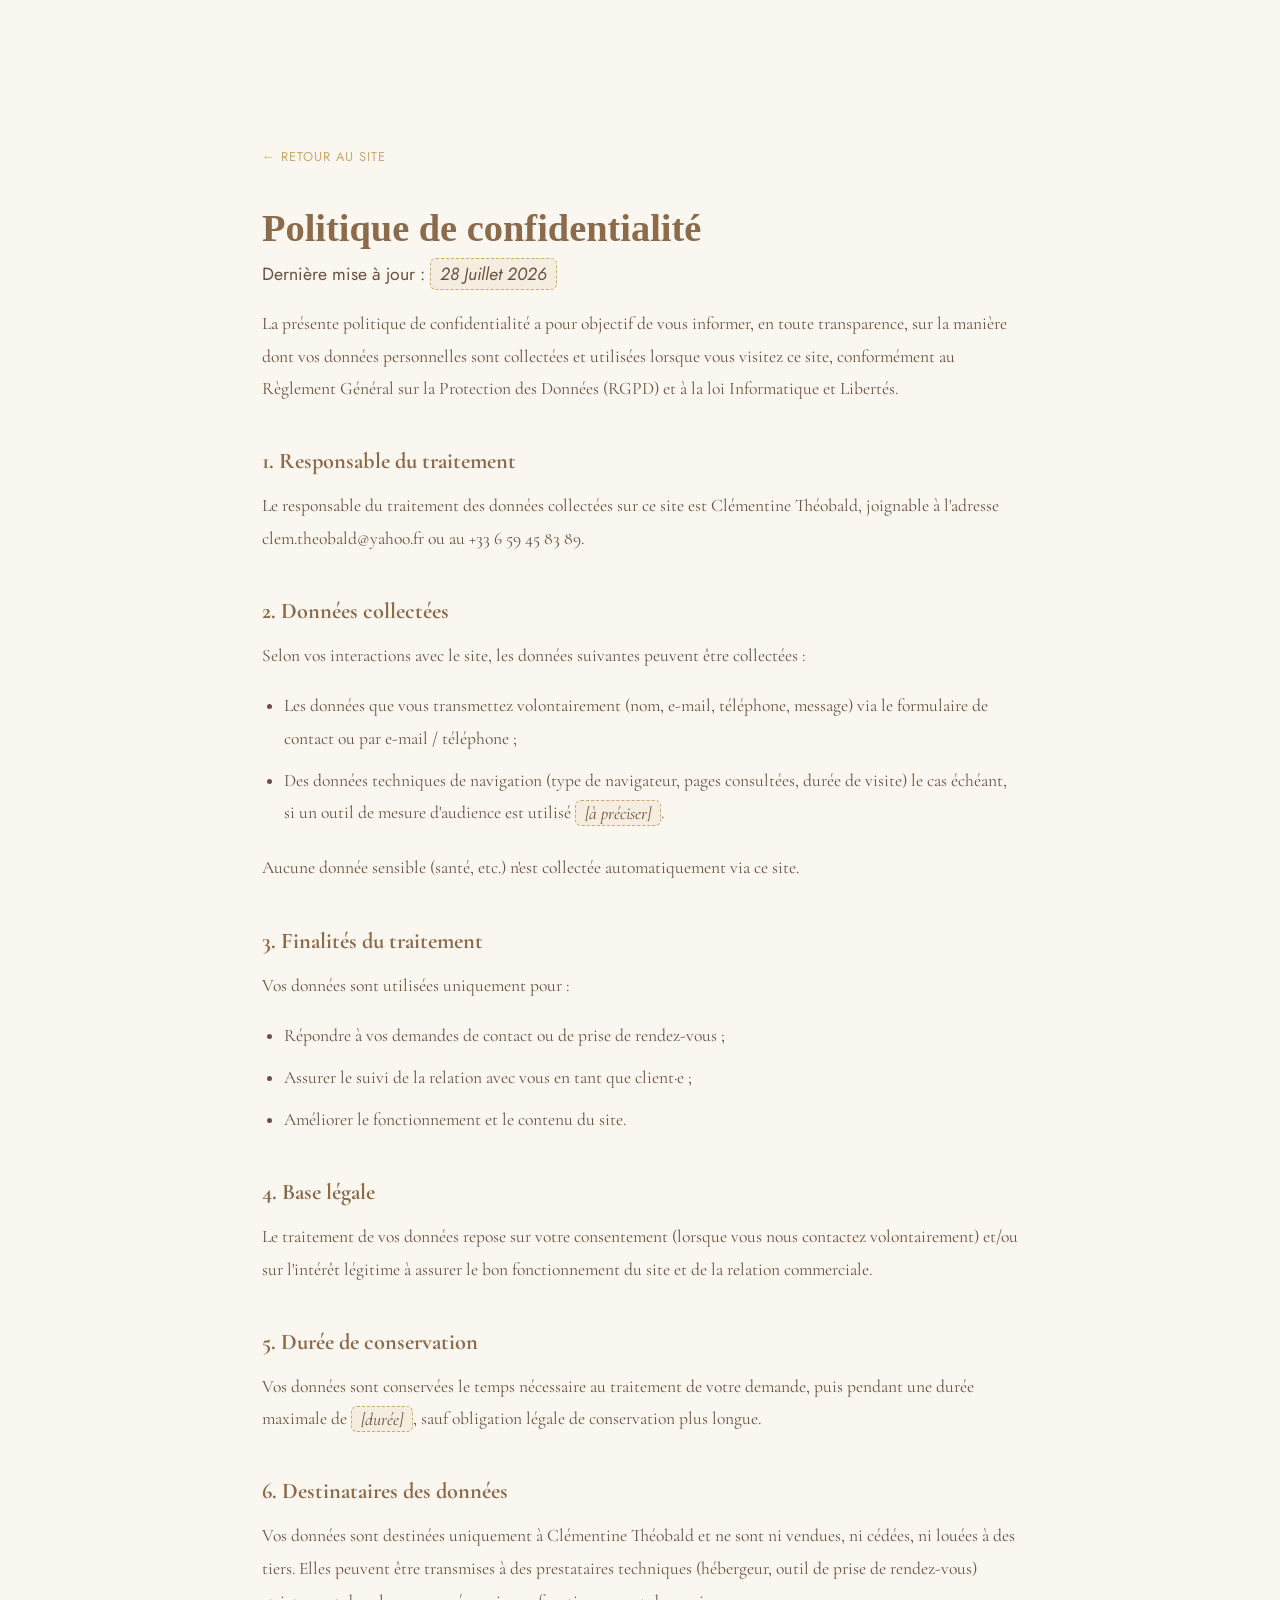
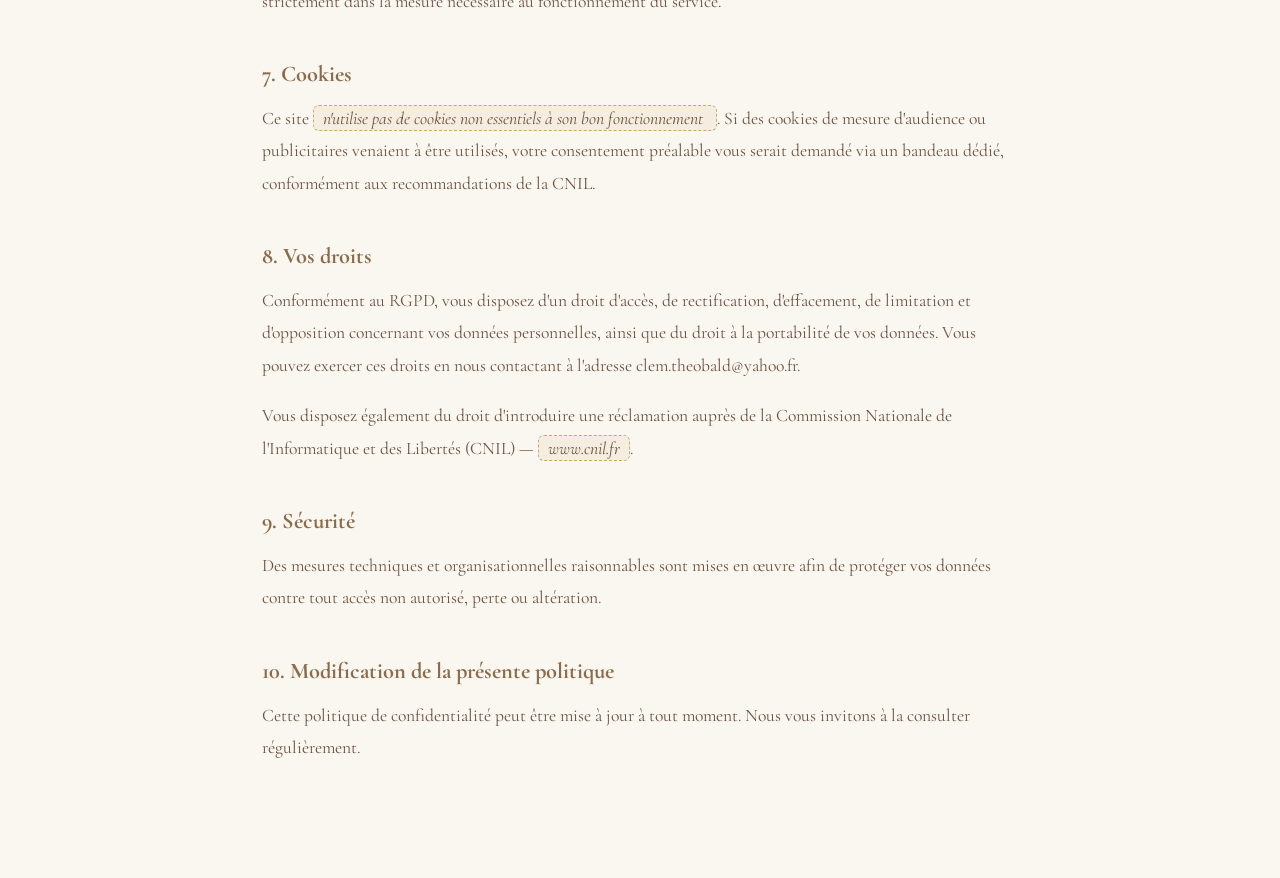
<file: politique_conf.html>
<!doctype html>
<html lang="fr">
  <head>
    <meta charset="UTF-8" />
    <meta name="viewport" content="width=device-width, initial-scale=1.0" />
    <title>Politique de confidentialité — Clémentine Théobald</title>
    <link rel="stylesheet" href="style.css" />
    <link rel="preconnect" href="https://fonts.googleapis.com" />
    <link
      href="https://fonts.googleapis.com/css2?family=Cormorant+Garamond:ital,wght@0,300;0,400;0,500;1,300;1,400&family=IM+Fell+English:ital@0;1&family=Jost:wght@300;400&display=swap"
      rel="stylesheet" />
  </head>

  <body>
    <div class="legal-page">
      <a href="index.html" class="legal-back">← Retour au site</a>

      <h1>Politique de confidentialité</h1>
      <p class="legal-updated">
        Dernière mise à jour :
        <span class="legal-placeholder">28 Juillet 2026</span>
      </p>

      <p>
        La présente politique de confidentialité a pour objectif de vous
        informer, en toute transparence, sur la manière dont vos données
        personnelles sont collectées et utilisées lorsque vous visitez ce site,
        conformément au Règlement Général sur la Protection des Données (RGPD)
        et à la loi Informatique et Libertés.
      </p>

      <h2>1. Responsable du traitement</h2>
      <p>
        Le responsable du traitement des données collectées sur ce site est
        Clémentine Théobald, joignable à l'adresse clem.theobald@yahoo.fr ou au
        +33 6 59 45 83 89.
      </p>

      <h2>2. Données collectées</h2>
      <p>
        Selon vos interactions avec le site, les données suivantes peuvent être
        collectées :
      </p>
      <ul>
        <li>
          Les données que vous transmettez volontairement (nom, e-mail,
          téléphone, message) via le formulaire de contact ou par e-mail /
          téléphone ;
        </li>
        <li>
          Des données techniques de navigation (type de navigateur, pages
          consultées, durée de visite) le cas échéant, si un outil de mesure
          d'audience est utilisé
          <span class="legal-placeholder">[à préciser]</span>.
        </li>
      </ul>
      <p>
        Aucune donnée sensible (santé, etc.) n'est collectée automatiquement via
        ce site.
      </p>

      <h2>3. Finalités du traitement</h2>
      <p>Vos données sont utilisées uniquement pour :</p>
      <ul>
        <li>Répondre à vos demandes de contact ou de prise de rendez-vous ;</li>
        <li>
          Assurer le suivi de la relation avec vous en tant que client·e ;
        </li>
        <li>Améliorer le fonctionnement et le contenu du site.</li>
      </ul>

      <h2>4. Base légale</h2>
      <p>
        Le traitement de vos données repose sur votre consentement (lorsque vous
        nous contactez volontairement) et/ou sur l'intérêt légitime à assurer le
        bon fonctionnement du site et de la relation commerciale.
      </p>

      <h2>5. Durée de conservation</h2>
      <p>
        Vos données sont conservées le temps nécessaire au traitement de votre
        demande, puis pendant une durée maximale de
        <span class="legal-placeholder">[durée]</span>, sauf obligation légale
        de conservation plus longue.
      </p>

      <h2>6. Destinataires des données</h2>
      <p>
        Vos données sont destinées uniquement à Clémentine Théobald et ne sont
        ni vendues, ni cédées, ni louées à des tiers. Elles peuvent être
        transmises à des prestataires techniques (hébergeur, outil de prise de
        rendez-vous) strictement dans la mesure nécessaire au fonctionnement du
        service.
      </p>

      <h2>7. Cookies</h2>
      <p>
        Ce site
        <span class="legal-placeholder">
          n'utilise pas de cookies non essentiels à son bon fonctionnement </span
        >. Si des cookies de mesure d'audience ou publicitaires venaient à être
        utilisés, votre consentement préalable vous serait demandé via un
        bandeau dédié, conformément aux recommandations de la CNIL.
      </p>

      <h2>8. Vos droits</h2>
      <p>
        Conformément au RGPD, vous disposez d'un droit d'accès, de
        rectification, d'effacement, de limitation et d'opposition concernant
        vos données personnelles, ainsi que du droit à la portabilité de vos
        données. Vous pouvez exercer ces droits en nous contactant à l'adresse
        clem.theobald@yahoo.fr.
      </p>
      <p>
        Vous disposez également du droit d'introduire une réclamation auprès de
        la Commission Nationale de l'Informatique et des Libertés (CNIL) —
        <span class="legal-placeholder">www.cnil.fr</span>.
      </p>

      <h2>9. Sécurité</h2>
      <p>
        Des mesures techniques et organisationnelles raisonnables sont mises en
        œuvre afin de protéger vos données contre tout accès non autorisé, perte
        ou altération.
      </p>

      <h2>10. Modification de la présente politique</h2>
      <p>
        Cette politique de confidentialité peut être mise à jour à tout moment.
        Nous vous invitons à la consulter régulièrement.
      </p>
    </div>
  </body>
</html>
</file>
<file: style.css>
/* ░░ VARIABLES ░░ */
:root {
  --beige: #f5ede0;
  --beige-dark: #e8d9c4;
  --beige-deep: #ddc9ae;
  --cream: #faf6f0;
  --brown: #8b6b4a;
  --brown-light: #b5916a;
  --gold: #c9a96e;
  --gold-light: #e2c99a;
  --text: #3d2e1e;
  --text-soft: #6b5240;
  --text-faint: #9b8070;
  --dark: #1a1209;
  --shadow: rgba(61, 46, 30, 0.15);
  --glow: rgba(201, 169, 110, 0.25);

  --font-display: "IM Fell English", Georgia, serif;
  --font-serif: "Cormorant Garamond", "Georgia", serif;
  --font-sans: "Jost", "Helvetica Neue", sans-serif;

  --radius: 2px;
  --transition: 0.45s cubic-bezier(0.25, 0.46, 0.45, 0.94);
}

/* ░░ RESET & BASE ░░ */
*,
*::before,
*::after {
  box-sizing: border-box;
  margin: 0;
  padding: 0;
}

html {
  scroll-behavior: smooth;
  font-size: 16px;
}

body {
  font-family: var(--font-serif);
  background-color: var(--cream);
  color: var(--text);
  overflow-x: hidden;
  font-size: 1.15rem;
}

a {
  color: inherit;
  text-decoration: none;
}
strong {
  font-weight: 500;
  color: var(--brown);
}

/* ░░ CURSEUR ░░ */
.cursor {
  display: none;
}
.cursor-dot {
  position: fixed;
  width: 6px;
  height: 6px;
  background: var(--gold);
  border-radius: 50%;
  pointer-events: none;
  z-index: 9999;
  transform: translate(-50%, -50%);
  box-shadow: 0 0 6px var(--glow, var(--gold));
}
body:has(a:hover) .cursor-dot,
body:has(.scard:hover) .cursor-dot {
  transform: translate(-50%, -50%) scale(1.8);
}

/* ░░ CANVAS ÉTOILES ░░ */
#starsCanvas {
  position: fixed;
  inset: 0;
  z-index: 0;
  pointer-events: none;
  opacity: 0.5;
}

/* ░░ NAVBAR ░░ */
#navbar {
  position: fixed;
  top: 0;
  left: 0;
  right: 0;
  z-index: 100;
  display: flex;
  align-items: center;
  justify-content: space-between;
  padding: 1.4rem 3rem;
  transition:
    background var(--transition),
    padding var(--transition);
}
#navbar.scrolled {
  background: rgba(245, 237, 224, 0.92);
  backdrop-filter: blur(12px);
  padding: 0.9rem 3rem;
  box-shadow: 0 1px 0 rgba(201, 169, 110, 0.2);
}
.nav-logo {
  font-family: var(--font-display);
  font-size: 1.2rem;
  color: var(--brown);
  letter-spacing: 0.08em;
}
.nav-links {
  display: flex;
  gap: 2.5rem;
  list-style: none;
}
.nav-links a {
  font-family: var(--font-sans);
  font-size: 0.78rem;
  font-weight: 300;
  letter-spacing: 0.14em;
  text-transform: uppercase;
  color: var(--text-soft);
  position: relative;
  transition: color var(--transition);
}
.nav-links a::after {
  content: "";
  position: absolute;
  bottom: -3px;
  left: 0;
  right: 0;
  height: 1px;
  background: var(--gold);
  transform: scaleX(0);
  transform-origin: center;
  transition: transform var(--transition);
}
.nav-links a:hover {
  color: var(--brown);
}
.nav-links a:hover::after {
  transform: scaleX(1);
}

.nav-toggle {
  display: none;
  flex-direction: column;
  gap: 5px;
  background: none;
  border: none;
  padding: 4px;
}
.nav-toggle span {
  display: block;
  width: 22px;
  height: 1px;
  background: var(--brown);
  transition: var(--transition);
}

/* Mobile menu */
.mobile-menu {
  display: none;
  position: fixed;
  inset: 0;
  z-index: 99;
  background: rgba(245, 237, 224, 0.97);
  backdrop-filter: blur(20px);
  align-items: center;
  justify-content: center;
  flex-direction: column;
}
.mobile-menu.open {
  display: flex;
}
.mobile-menu ul {
  list-style: none;
  text-align: center;
}
.mobile-menu li {
  margin: 1.5rem 0;
}
.mobile-link {
  font-family: var(--font-display);
  font-size: 2rem;
  color: var(--brown);
  letter-spacing: 0.05em;
}

/* ░░ HERO ░░ */
.hero {
  position: relative;
  min-height: 100vh;
  display: flex;
  flex-direction: column;
  align-items: center;
  justify-content: center;
  text-align: center;
  overflow: hidden;
  background: radial-gradient(
    ellipse 80% 80% at 50% 60%,
    #e8d9c4 0%,
    var(--cream) 70%
  );
  z-index: 1;
}
.hero-glow {
  position: absolute;
  width: 600px;
  height: 600px;
  border-radius: 50%;
  background: radial-gradient(
    circle,
    rgba(201, 169, 110, 0.18) 0%,
    transparent 70%
  );
  top: 50%;
  left: 50%;
  transform: translate(-50%, -50%);
  animation: pulse-glow 6s ease-in-out infinite;
}
@keyframes pulse-glow {
  0%,
  100% {
    opacity: 0.6;
    transform: translate(-50%, -50%) scale(1);
  }
  50% {
    opacity: 1;
    transform: translate(-50%, -50%) scale(1.15);
  }
}

/* Lune */
.moon-container {
  position: absolute;
  top: 8%;
  left: 50%;
  transform: translateX(-50%);
}
.moon {
  width: 90px;
  height: 90px;
  border-radius: 50%;
  background: radial-gradient(
    circle at 38% 38%,
    #f5ede0 0%,
    #ddc9ae 60%,
    #c9a96e 100%
  );
  box-shadow:
    inset -12px -8px 20px rgba(61, 46, 30, 0.15),
    0 0 40px rgba(201, 169, 110, 0.35);
  position: relative;
  animation: moon-float 8s ease-in-out infinite;
}
@keyframes moon-float {
  0%,
  100% {
    transform: translateY(0);
  }
  50% {
    transform: translateY(-10px);
  }
}
.moon-crater {
  position: absolute;
  border-radius: 50%;
  background: rgba(139, 107, 74, 0.18);
}
.c1 {
  width: 14px;
  height: 14px;
  top: 20px;
  left: 25px;
}
.c2 {
  width: 9px;
  height: 9px;
  top: 40px;
  left: 50px;
}
.c3 {
  width: 6px;
  height: 6px;
  top: 18px;
  left: 55px;
}
.moon-halo {
  position: absolute;
  width: 130px;
  height: 130px;
  border-radius: 50%;
  border: 1px solid rgba(201, 169, 110, 0.3);
  top: 50%;
  left: 50%;
  transform: translate(-50%, -50%);
  animation: halo-pulse 8s ease-in-out infinite;
}
@keyframes halo-pulse {
  0%,
  100% {
    opacity: 0.4;
    transform: translate(-50%, -50%) scale(1);
  }
  50% {
    opacity: 0.8;
    transform: translate(-50%, -50%) scale(1.08);
  }
}

/* Contenu hero */
.hero-content {
  position: relative;
  z-index: 2;
  margin-top: 60px;
}
.hero-eyebrow {
  font-family: var(--font-sans);
  font-size: 0.75rem;
  font-weight: 300;
  letter-spacing: 0.25em;
  text-transform: uppercase;
  color: var(--brown-light);
  margin-bottom: 1rem;
}
.hero-title {
  font-family: var(--font-display);
  font-size: clamp(3.5rem, 10vw, 7rem);
  font-weight: 400;
  color: var(--brown);
  line-height: 1;
  margin-bottom: 1.4rem;
  letter-spacing: 0.04em;
}
.hero-divider {
  display: flex;
  align-items: center;
  justify-content: center;
  gap: 1rem;
  margin-bottom: 1.4rem;
}
.divider-line {
  display: block;
  width: 80px;
  height: 1px;
  background: linear-gradient(to right, transparent, var(--gold));
}
.divider-line:last-child {
  background: linear-gradient(to left, transparent, var(--gold));
}
.divider-symbol {
  font-family: var(--font-serif);
  color: var(--gold);
  font-size: 1rem;
  letter-spacing: 0.3em;
  white-space: nowrap;
}
.hero-subtitle {
  font-family: var(--font-serif);
  font-size: clamp(1rem, 2.5vw, 1.3rem);
  font-weight: 300;
  font-style: italic;
  color: var(--text-soft);
  margin-bottom: 2.5rem;
  letter-spacing: 0.02em;
}
.hero-subtitle strong {
  font-style: normal;
}
.hero-cta {
  display: inline-block;
  font-family: var(--font-sans);
  font-size: 0.78rem;
  font-weight: 300;
  letter-spacing: 0.2em;
  text-transform: uppercase;
  color: var(--cream);
  background: var(--brown);
  padding: 0.9rem 2.5rem;
  border: 1px solid var(--brown);
  transition:
    background var(--transition),
    color var(--transition);
}
.hero-cta:hover {
  background: transparent;
  color: var(--brown);
}

/* Scroll indicator */
.scroll-indicator {
  position: absolute;
  bottom: 2rem;
  left: 50%;
  transform: translateX(-50%);
  z-index: 2;
}
.scroll-dot {
  width: 6px;
  height: 6px;
  background: var(--gold);
  border-radius: 50%;
  animation: scroll-bounce 2s ease-in-out infinite;
}
@keyframes scroll-bounce {
  0%,
  100% {
    transform: translateY(0);
    opacity: 1;
  }
  50% {
    transform: translateY(12px);
    opacity: 0.3;
  }
}

/* Animations d'entrée */
.fade-up {
  opacity: 0;
  transform: translateY(24px);
  animation: fadeUp 0.9s ease forwards;
}
.fade-up:nth-child(1) {
  animation-delay: 0.3s;
}
.fade-up:nth-child(2) {
  animation-delay: 0.55s;
}
.fade-up:nth-child(3) {
  animation-delay: 0.75s;
}
.fade-up:nth-child(4) {
  animation-delay: 0.9s;
}
.fade-up:nth-child(5) {
  animation-delay: 1.05s;
}
@keyframes fadeUp {
  to {
    opacity: 1;
    transform: translateY(0);
  }
}

/* ░░ INTRO ░░ */
.intro {
  position: relative;
  z-index: 1;
  text-align: center;
  padding: 5rem 2rem;
  background: var(--beige);
  border-top: 1px solid rgba(201, 169, 110, 0.2);
  border-bottom: 1px solid rgba(201, 169, 110, 0.2);
}
.eye-container {
  margin-bottom: 2rem;
}
.third-eye {
  width: 100px;
  height: auto;
  animation: eye-pulse 4s ease-in-out infinite;
}
@keyframes eye-pulse {
  0%,
  100% {
    opacity: 0.6;
    transform: scale(1);
  }
  50% {
    opacity: 1;
    transform: scale(1.06);
  }
}
.intro-quote {
  font-family: var(--font-display);
  font-size: clamp(1.2rem, 3vw, 1.7rem);
  font-weight: 400;
  color: var(--brown);
  line-height: 1.7;
  max-width: 640px;
  margin: 0 auto;
}
.intro-quote em {
  font-style: italic;
  color: var(--brown-light);
}

/* ░░ PRÉSENTATION ░░ */
.presentation-section {
  position: relative;
  z-index: 1;
  padding: 6rem 2rem;
  background: var(--beige);
  border-top: 1px solid rgba(201, 169, 110, 0.2);
  border-bottom: 1px solid rgba(201, 169, 110, 0.2);
}
.pres-block {
  max-width: 1180px;
  margin: 0 auto;
  display: grid;
  grid-template-columns: 1.15fr 0.85fr;
  gap: 4rem;
  align-items: start;
}
.pres-block-reverse {
  grid-template-columns: 0.85fr 1.15fr;
}
.pres-block-reverse .pres-text {
  order: 2;
}
.pres-block-reverse .pres-gallery {
  order: 1;
}
.pres-gallery {
  display: grid;
  grid-template-columns: 1fr 1fr;
  gap: 1rem;
  align-self: start;
  position: sticky;
  top: 7rem;
}
.pres-img {
  width: 100%;
  height: 100%;
  min-height: 180px;
  object-fit: cover;
  border-radius: var(--radius);
  box-shadow: 0 20px 45px var(--shadow);
  border: 1px solid rgba(201, 169, 110, 0.3);
}
.pres-img-tall {
  grid-row: span 2;
  min-height: 380px;
}
.pres-gallery img:only-child,
.pres-block .pres-gallery img:nth-child(1):nth-last-child(2),
.pres-block .pres-gallery img:nth-child(2):nth-last-child(1) {
  min-height: 260px;
}

.pres-sep {
  text-align: center;
  padding: 3.5rem 0;
}
.pres-sep .divider-symbol {
  font-family: var(--font-serif);
  color: var(--gold);
  font-size: 1.1rem;
  letter-spacing: 0.4em;
}

.intro-quote-signed {
  margin-top: 2rem;
  text-align: left;
}
.quote-author {
  display: block;
  margin-top: 0.6rem;
  font-family: var(--font-sans);
  font-size: 0.75rem;
  font-weight: 300;
  letter-spacing: 0.1em;
  text-transform: uppercase;
  color: var(--text-faint);
  font-style: normal;
}

/* Galerie Reiki */
.reiki-gallery {
  display: grid;
  grid-template-columns: 1fr 1fr;
  gap: 1.5rem;
  margin-bottom: 3rem;
}
.reiki-img {
  width: 100%;
  height: 320px;
  object-fit: cover;
  border-radius: var(--radius);
  box-shadow: 0 20px 45px var(--shadow);
  border: 1px solid rgba(201, 169, 110, 0.3);
}

/* Note douce (recréation citation) */
.gentle-note {
  margin-top: 2.5rem;
  padding-top: 2rem;
  border-top: 1px solid rgba(201, 169, 110, 0.25);
  font-family: var(--font-display);
  font-size: 1.2rem;
  color: var(--brown);
  text-align: center;
}
.gentle-note em {
  display: block;
  margin-top: 0.4rem;
  font-family: var(--font-serif);
  font-size: 1rem;
  font-style: italic;
  color: var(--text-soft);
}

@media (max-width: 900px) {
  .pres-block,
  .pres-block-reverse {
    grid-template-columns: 1fr;
  }
  .pres-block-reverse .pres-text,
  .pres-block-reverse .pres-gallery {
    order: initial;
  }
  .pres-gallery {
    position: static;
    grid-template-columns: 1fr 1fr;
  }
  .reiki-gallery {
    grid-template-columns: 1fr;
  }
}

/* ░░ SECTIONS SERVICES ░░ */
.service-section {
  position: relative;
  z-index: 1;
  padding: 7rem 2rem;
  overflow: hidden;
}
.reiki-section {
  background: var(--cream);
}
.sophro-section {
  background: var(--beige);
}
.hypnose-section {
  background: var(--cream);
}

.section-bg-symbol {
  position: absolute;
  font-size: 22vw;
  color: var(--gold);
  opacity: 0.04;
  top: 50%;
  right: -2vw;
  transform: translateY(-50%);
  font-family: var(--font-serif);
  pointer-events: none;
  user-select: none;
  line-height: 1;
}

.service-inner {
  max-width: 900px;
  margin: 0 auto;
}
.service-label {
  font-family: var(--font-sans);
  font-size: 0.72rem;
  font-weight: 300;
  letter-spacing: 0.22em;
  text-transform: uppercase;
  color: var(--gold);
  margin-bottom: 0.8rem;
}
.service-title {
  font-family: var(--font-display);
  font-size: clamp(2.8rem, 7vw, 5rem);
  font-weight: 400;
  color: var(--brown);
  line-height: 1.1;
  margin-bottom: 0.5rem;
  display: flex;
  align-items: center;
  gap: 1rem;
}
.service-title-deco {
  font-size: 0.5em;
  color: var(--gold);
  opacity: 0.7;
}
.service-subtitle {
  font-family: var(--font-serif);
  font-size: 1.1rem;
  font-style: italic;
  color: var(--text-faint);
  margin-bottom: 2rem;
  padding-bottom: 2rem;
  border-bottom: 1px solid rgba(201, 169, 110, 0.25);
}
.service-body {
  font-size: 1.2rem;
  line-height: 1.95;
  color: var(--text-soft);
  margin-bottom: 3rem;
}
.service-body p {
  margin-bottom: 1.5rem;
}
.lead-line {
  font-size: 1.35rem;
  line-height: 1.7;
  color: var(--brown);
  margin-bottom: 2rem !important;
}
.intro-quote-mid {
  margin: 2.2rem 0 2.5rem;
  text-align: left;
}
.service-body em {
  font-style: italic;
  color: var(--brown);
}
.service-body ul {
  list-style: none;
  padding-left: 0;
  margin: 0 0 1.4rem;
  display: flex;
  flex-direction: column;
  gap: 0.6rem;
}
.service-body li {
  position: relative;
  padding-left: 1.6rem;
}
.service-body li::before {
  content: "✦";
  position: absolute;
  left: 0;
  top: 0.05em;
  font-size: 0.7em;
  color: var(--gold);
}

/* ░░ CARTES SERVICES ░░ */
.service-cards {
  display: grid;
  grid-template-columns: repeat(auto-fit, minmax(220px, 1fr));
  gap: 1.5rem;
}
.scard {
  padding: 2rem 1.5rem;
  border: 1px solid rgba(201, 169, 110, 0.3);
  background: rgba(245, 237, 224, 0.5);
  transition:
    transform var(--transition),
    box-shadow var(--transition),
    border-color var(--transition);
  position: relative;
  overflow: hidden;
}
.scard::before {
  content: "";
  position: absolute;
  inset: 0;
  background: linear-gradient(
    135deg,
    rgba(201, 169, 110, 0.07) 0%,
    transparent 60%
  );
  opacity: 0;
  transition: opacity var(--transition);
}
.scard:hover {
  transform: translateY(-5px);
  box-shadow: 0 16px 40px var(--shadow);
  border-color: var(--gold);
}
.scard:hover::before {
  opacity: 1;
}
.scard-icon {
  font-size: 1.8rem;
  margin-bottom: 0.8rem;
}
.scard h3 {
  font-family: var(--font-display);
  font-size: 1.2rem;
  color: var(--brown);
  margin-bottom: 0.5rem;
}
.scard p {
  font-family: var(--font-sans);
  font-size: 0.85rem;
  font-weight: 300;
  color: var(--text-faint);
  line-height: 1.6;
}

/* Tags hypnose */
.service-tags {
  display: flex;
  flex-wrap: wrap;
  gap: 0.8rem;
  margin-top: 1rem;
}
.tag {
  font-family: var(--font-sans);
  font-size: 0.76rem;
  font-weight: 300;
  letter-spacing: 0.12em;
  text-transform: uppercase;
  color: var(--brown);
  border: 1px solid rgba(201, 169, 110, 0.5);
  padding: 0.45rem 1.1rem;
  transition:
    background var(--transition),
    color var(--transition);
}
.tag:hover {
  background: var(--brown);
  color: var(--cream);
}

/* ░░ SÉPARATEUR ░░ */
.section-divider {
  position: relative;
  z-index: 1;
  padding: 0.5rem 0;
  text-align: center;
  background: var(--beige);
}
.section-divider svg {
  width: 100%;
  height: 40px;
  display: block;
}
.divider-ornament {
  font-family: var(--font-serif);
  color: var(--gold);
  font-size: 1.1rem;
  letter-spacing: 0.4em;
  padding: 1rem;
}

/* ░░ CONTACT ░░ */
.contact-section {
  position: relative;
  z-index: 1;
  padding: 7rem 2rem;
  background: var(--beige);
  text-align: center;
}
.contact-inner {
  max-width: 780px;
  margin: 0 auto;
}
.contact-title {
  font-family: var(--font-display);
  font-size: clamp(2.2rem, 6vw, 4rem);
  color: var(--brown);
  margin-bottom: 1.2rem;
}
.contact-subtitle {
  font-family: var(--font-serif);
  font-size: 1.05rem;
  font-style: italic;
  color: var(--text-faint);
  line-height: 1.8;
  margin-bottom: 3.5rem;
}
.contact-cards {
  display: grid;
  grid-template-columns: repeat(auto-fit, minmax(200px, 1fr));
  gap: 1.2rem;
}
.contact-card {
  display: flex;
  align-items: center;
  gap: 1rem;
  padding: 1.5rem 1.8rem;
  border: 1px solid rgba(201, 169, 110, 0.35);
  background: var(--cream);
  transition:
    transform var(--transition),
    box-shadow var(--transition),
    border-color var(--transition);
  text-align: left;
}
.contact-card:hover {
  transform: translateY(-4px);
  box-shadow: 0 12px 30px var(--shadow);
  border-color: var(--gold);
}
.contact-card-icon {
  flex-shrink: 0;
  width: 40px;
  height: 40px;
  color: var(--gold);
}
.contact-card-icon svg {
  width: 100%;
  height: 100%;
}
.contact-card-info {
  display: flex;
  flex-direction: column;
  gap: 0.2rem;
}
.contact-card-label {
  font-family: var(--font-sans);
  font-size: 0.7rem;
  font-weight: 300;
  letter-spacing: 0.15em;
  text-transform: uppercase;
  color: var(--text-faint);
}
.contact-card-value {
  font-family: var(--font-serif);
  font-size: 1rem;
  color: var(--brown);
}

/* ░░ FOOTER ░░ */
.footer {
  position: relative;
  z-index: 1;
  background: var(--text);
  color: var(--beige-deep);
  text-align: center;
  padding: 3.5rem 2rem;
}
.footer-moon {
  font-size: 1.5rem;
  color: var(--gold);
  margin-bottom: 0.8rem;
  display: block;
  animation: moon-float 8s ease-in-out infinite;
}

.footer-tagline {
  font-family: var(--font-sans);
  font-size: 0.75rem;
  font-weight: 300;
  letter-spacing: 0.2em;
  text-transform: uppercase;
  color: var(--text-faint);
  margin-bottom: 1.5rem;
}
.footer-copy {
  font-family: var(--font-sans);
  font-size: 0.75rem;
  font-weight: 300;
  color: rgba(155, 128, 112, 0.5);
  letter-spacing: 0.05em;
}

/* ░░ ANIMATIONS AU SCROLL ░░ */
.reveal {
  opacity: 0;
  transform: translateY(30px);
  transition:
    opacity 0.9s ease,
    transform 0.9s ease;
}
.reveal.visible {
  opacity: 1;
  transform: translateY(0);
}

/* ░░ RESPONSIVE ░░ */
@media (max-width: 768px) {
  .nav-links {
    display: none;
  }
  .nav-toggle {
    display: flex;
  }
  #navbar {
    padding: 1.2rem 1.5rem;
  }
  #navbar.scrolled {
    padding: 0.8rem 1.5rem;
  }

  .hero-content {
    margin-top: 80px;
  }
  .moon {
    width: 65px;
    height: 65px;
  }
  .moon-halo {
    width: 95px;
    height: 95px;
  }
  .moon-container {
    top: 6%;
  }

  .service-title {
    flex-direction: column;
    gap: 0.3rem;
    align-items: flex-start;
  }
  .service-section {
    padding: 5rem 1.5rem;
  }
  .contact-section {
    padding: 5rem 1.5rem;
  }

  .contact-card {
    padding: 1.2rem;
  }

  body {
    cursor: auto;
  }
  .cursor,
  .cursor-dot {
    display: none;
  }
}

/* ░░ PAGES LÉGALES ░░ */
.legal-page {
  max-width: 820px;
  margin: 0 auto;
  padding: 9rem 2rem 6rem;
}
.legal-back {
  display: inline-flex;
  align-items: center;
  gap: 0.4rem;
  font-family: var(--font-sans);
  font-size: 0.8rem;
  letter-spacing: 0.08em;
  text-transform: uppercase;
  color: var(--gold);
  margin-bottom: 2.5rem;
  transition: var(--transition);
}
.legal-back:hover {
  color: var(--brown);
}
.legal-page h1 {
  font-family: var(--font-display);
  font-size: 2.4rem;
  color: var(--brown);
  margin-bottom: 0.5rem;
}
.legal-updated {
  font-family: var(--font-sans);
  font-size: 0.8rem;
  color: var(--text-faint);
  margin-bottom: 3rem;
}
.legal-page h2 {
  font-family: var(--font-serif);
  font-size: 1.4rem;
  color: var(--brown);
  margin: 2.6rem 0 1rem;
}
.legal-page p,
.legal-page li {
  font-size: 1.1rem;
  line-height: 1.85;
  color: var(--text-soft);
  margin-bottom: 1.1rem;
}
.legal-page ul {
  padding-left: 1.4rem;
  margin-bottom: 1.4rem;
}
.legal-page li {
  margin-bottom: 0.6rem;
}
.legal-placeholder {
  background: rgba(201, 169, 110, 0.12);
  border: 1px dashed var(--gold);
  border-radius: 6px;
  padding: 0.1em 0.5em;
  font-style: italic;
}
</file>
